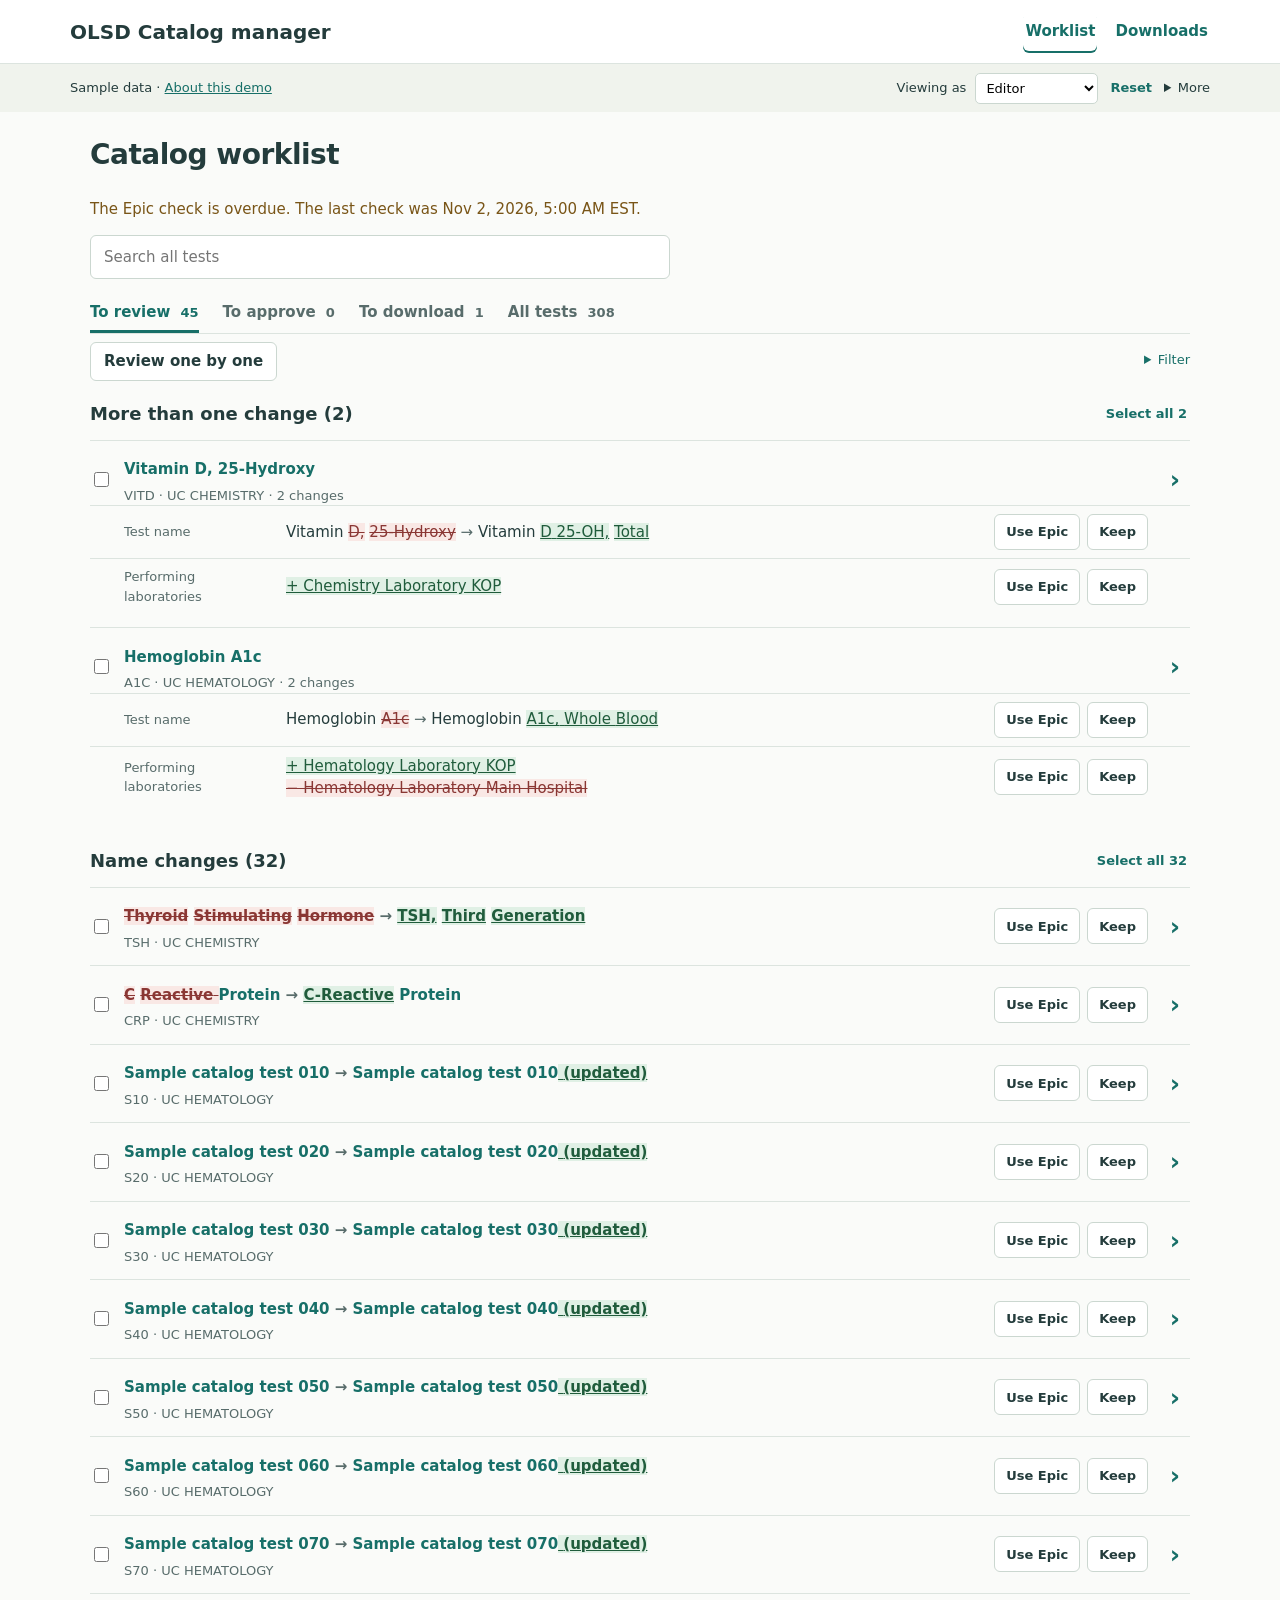
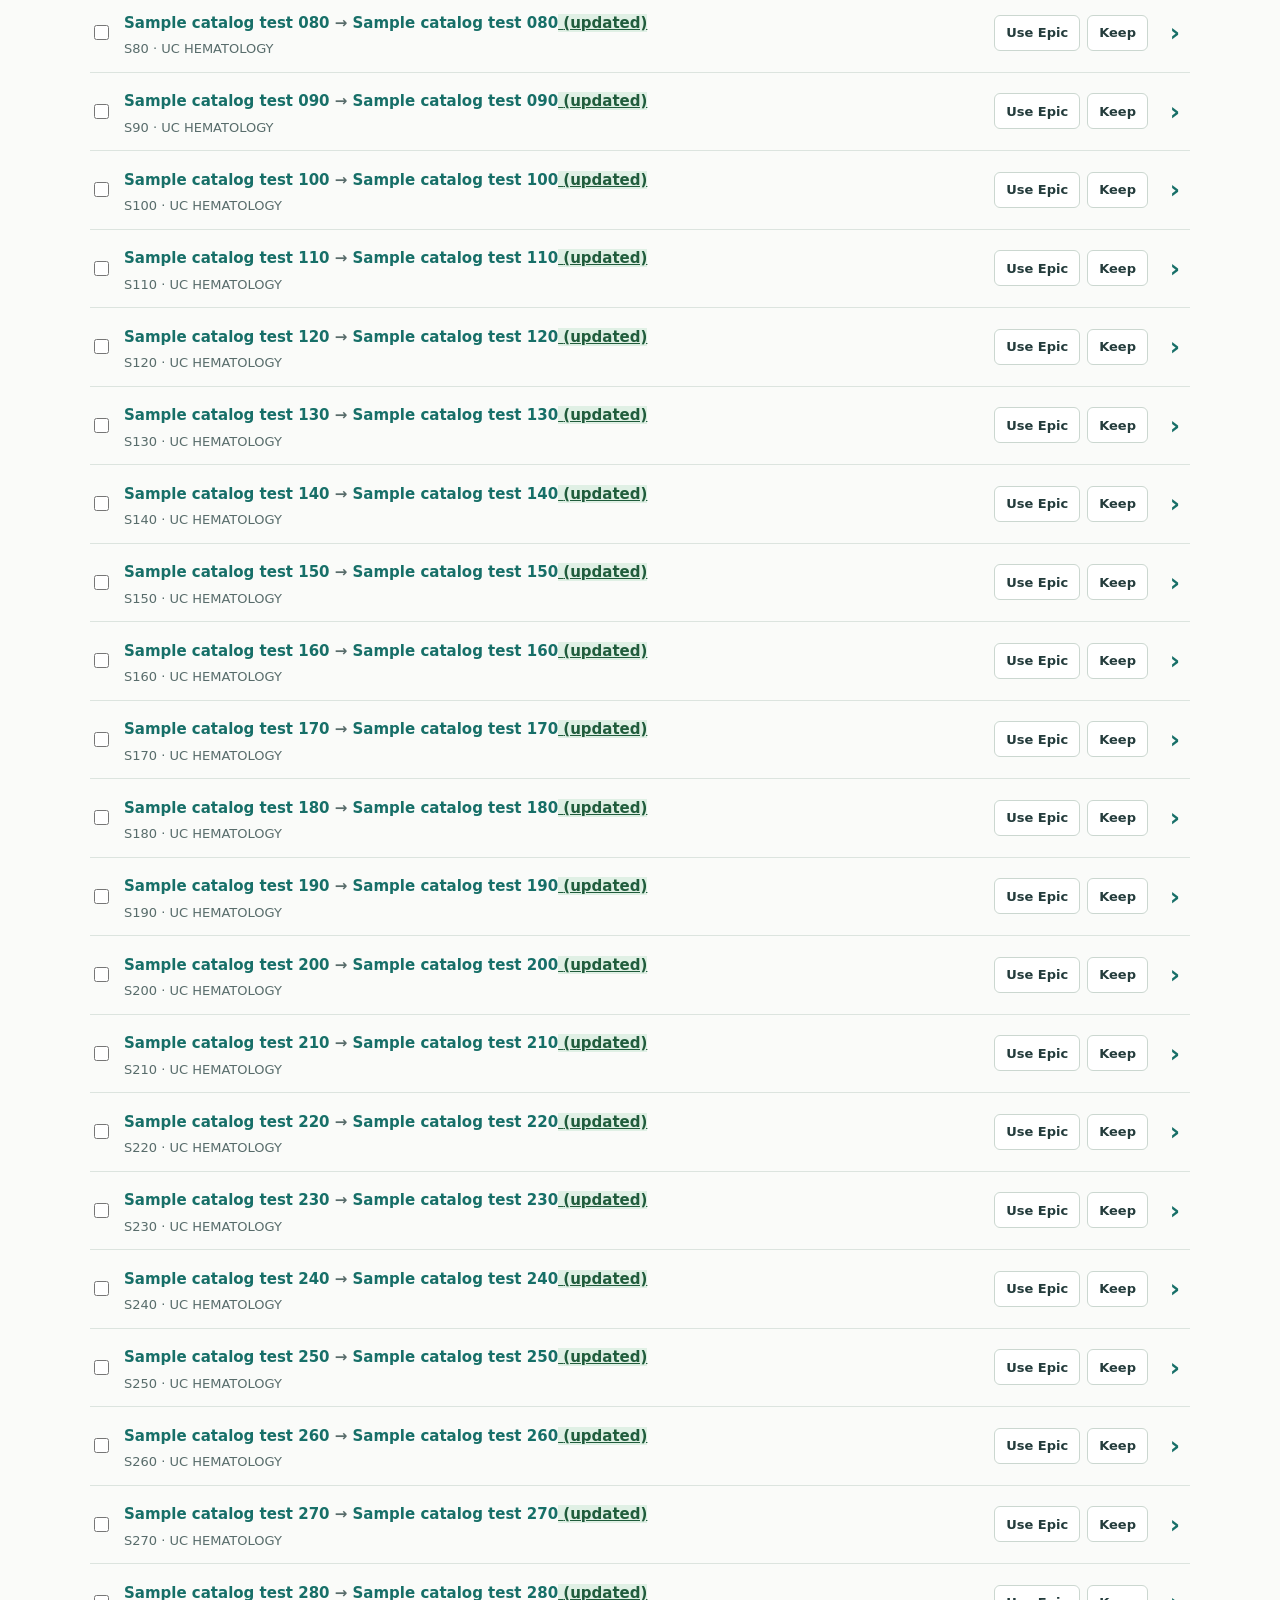
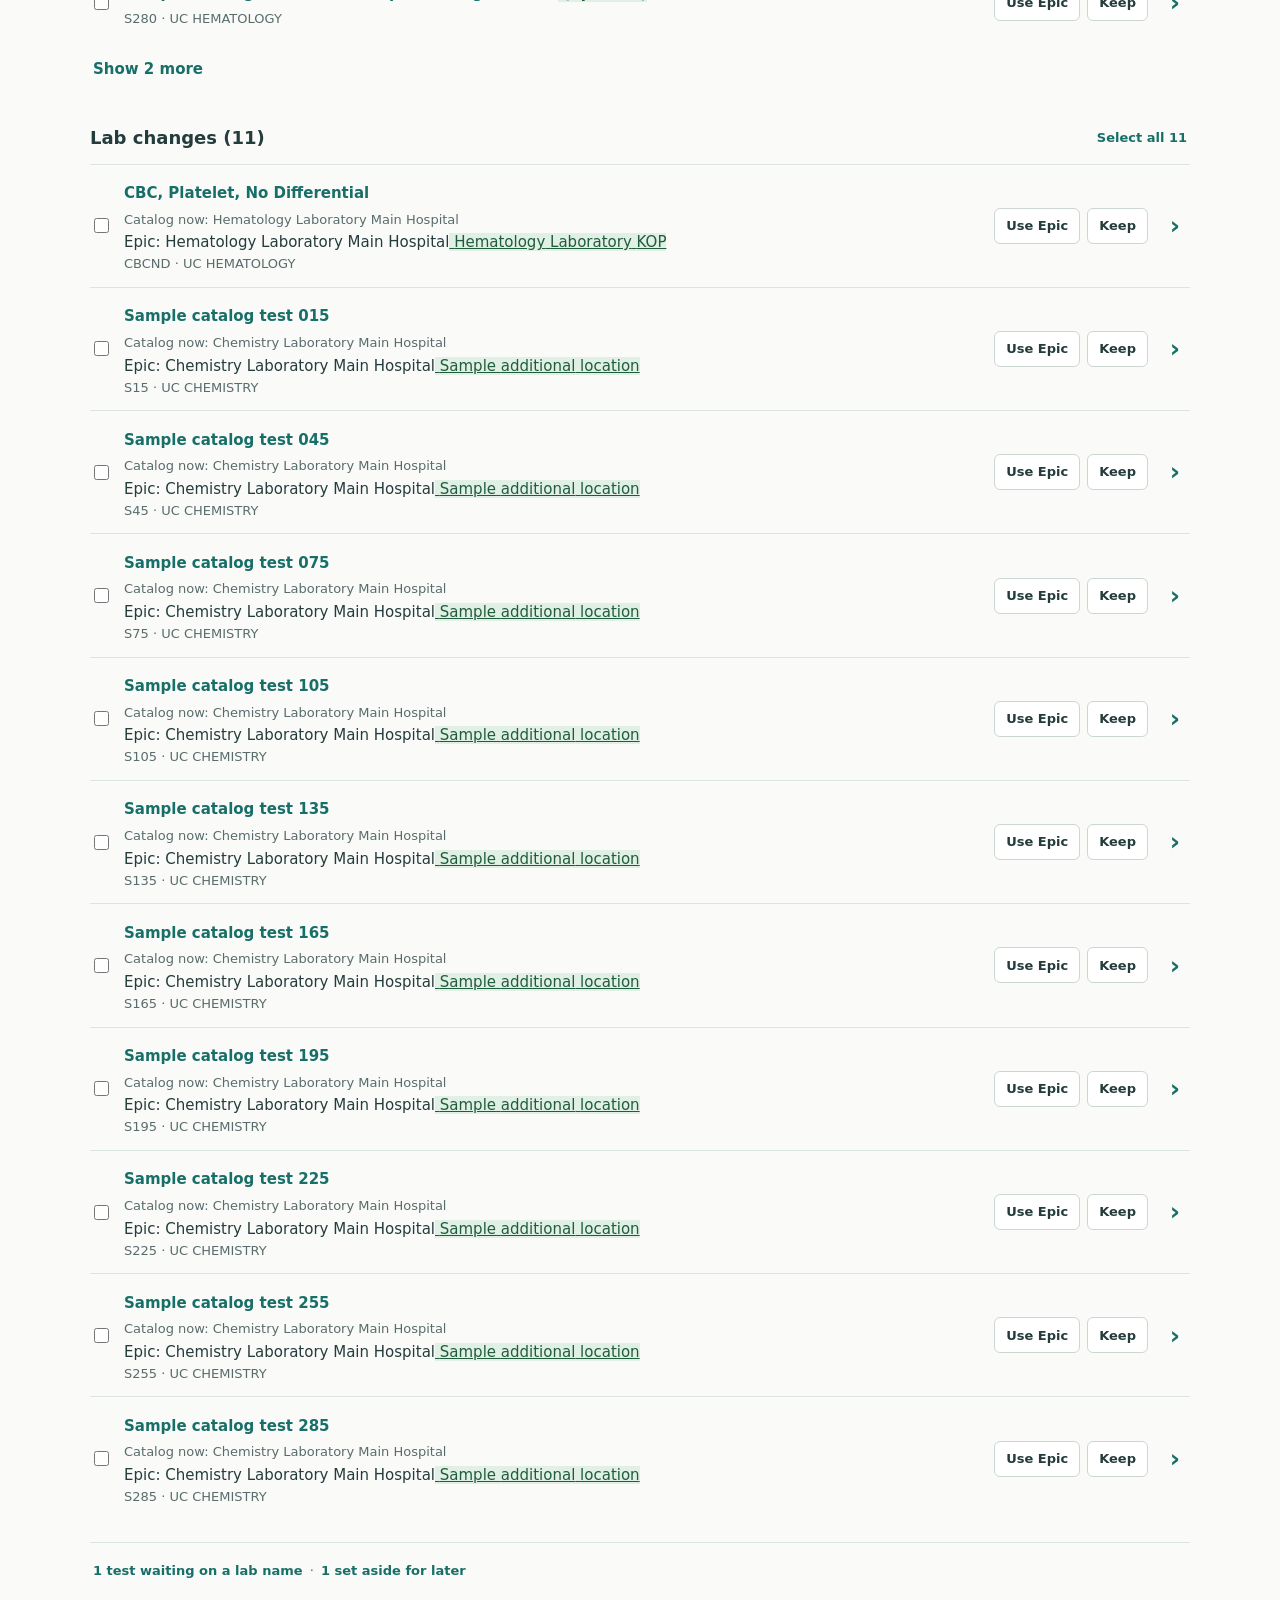
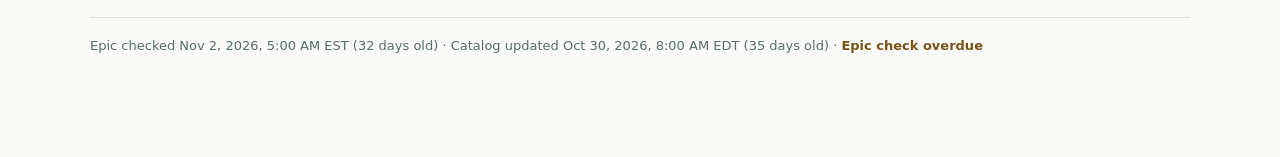
<file: index.html>
<!doctype html>
<html lang="en"><head><meta charset="utf-8"><meta name="viewport" content="width=device-width,initial-scale=1"><meta name="robots" content="noindex"><title>OLSD Catalog manager</title><style>
:root{--ink:#243c3c;--muted:#586c6b;--accent:#176f68;--line:#dce4df;--paper:#fafbf9;--amber:#795517;--amber-bg:#fff4da}*{box-sizing:border-box}body{margin:0;background:var(--paper);color:var(--ink);font:15px/1.5 system-ui,-apple-system,BlinkMacSystemFont,"Segoe UI",sans-serif}button,input,select,textarea{font:inherit}button,a,input,select,textarea,summary{outline-offset:3px}button{min-height:36px;padding:7px 13px;border:1px solid #cbd7d0;border-radius:6px;background:white;color:var(--ink);cursor:pointer;font-weight:600}button:hover{background:#f0f5f1}button:focus-visible,summary:focus-visible,input:focus-visible,textarea:focus-visible,select:focus-visible{outline:2px solid var(--accent)}button.primary{background:var(--accent);color:white;border-color:var(--accent)}button.link,.nav-link,.entry-title,.open-entry{background:transparent;border:none;color:var(--accent)}button.link{padding:5px 3px;font-weight:550}.primary:hover{filter:brightness(.94)}a{color:var(--accent)}h1{font-size:28px;line-height:1.25;margin:0 0 8px;letter-spacing:-.5px}h2{font-size:20px;margin:0 0 14px;line-height:1.4}h3{font-size:16px;margin:0 0 8px}h4{font-size:15px;margin:12px 0 5px}p{margin:0 0 12px}small,.muted,.dates{font-size:13px;color:var(--muted)}small{display:block}.topbar{height:64px;background:white;border-bottom:1px solid var(--line);display:flex;align-items:center;justify-content:space-between;padding:0 max(24px,calc((100vw - 1140px)/2))}.brand{color:var(--ink);text-decoration:none;font-size:20px;font-weight:750;white-space:nowrap}.main-nav{display:flex;gap:16px;align-items:center}.nav-link{font-size:15px;padding:8px 2px;min-height:36px;white-space:nowrap}.nav-link.active{box-shadow:0 2px var(--accent);font-weight:750}.sample-strip{display:flex;align-items:center;justify-content:space-between;gap:14px;padding:6px max(24px,calc((100vw - 1140px)/2));background:#f0f3ed;font-size:13px;min-height:44px}.demo-controls{display:flex;gap:9px;align-items:center;flex-wrap:wrap}.sample-strip button,.sample-strip label,.sample-strip select,.sample-strip summary{font-size:13px}.sample-strip select{background:white;border:1px solid #cbd7d0;border-radius:5px;padding:6px}.demo-more{position:relative}.demo-more>div{position:absolute;right:0;top:33px;z-index:5;background:white;border:1px solid var(--line);padding:12px;border-radius:6px;min-width:200px;box-shadow:0 6px 20px #1232}.demo-more button{display:block;width:100%;margin:6px 0}.content{max-width:1140px;margin:0 auto;padding:25px 20px 100px}.page-heading{display:flex;align-items:center;justify-content:space-between;gap:20px;margin-bottom:18px}.page-heading p{margin:0}.search-label{display:block;margin-bottom:12px;max-width:580px}.search-label input{width:100%;height:44px;padding:10px 13px;border:1px solid #cbd7d0;border-radius:6px;background:white}.tabs{display:flex;gap:24px;border-bottom:1px solid var(--line);padding-bottom:0;overflow:auto}.tab{padding:10px 0;border:none;border-radius:0;background:none;white-space:nowrap;font-weight:550;color:var(--muted)}.tab.active{color:var(--accent);box-shadow:inset 0 -3px var(--accent);font-weight:750}.tab span{font-size:13px;margin-left:5px}.list-controls{display:flex;align-items:center;justify-content:space-between;gap:20px;min-height:36px;margin:8px 0}.list-controls>div{display:flex;gap:18px;align-items:center}.filter{position:relative;font-size:13px}.filter>summary{cursor:pointer;color:var(--accent);min-height:36px;padding-top:7px}.filter[open]{padding:8px;background:white;border:1px solid var(--line);border-radius:6px}.filter label{display:block;font-size:13px}.filter select,.all-filter-label select{padding:7px;border:1px solid var(--line);border-radius:4px;background:white}.all-filter-label{font-size:13px}.list-section{margin:15px 0 22px}.section-heading{display:flex;align-items:center;justify-content:space-between;gap:18px;margin-bottom:8px}.section-heading h2{font-size:18px;margin:0}.section-heading button.link{font-size:13px}.change-row{display:grid;grid-template-columns:22px minmax(0,1fr) auto 30px;gap:12px;align-items:center;padding:13px 0;border-top:1px solid var(--line)}.row-select{display:flex;align-items:center;min-height:36px}input[type=checkbox]{width:17px;height:17px;accent-color:var(--accent);cursor:pointer}.entry-title{font-size:15px;font-weight:700;padding:2px 0;text-align:left;line-height:1.4;min-height:32px}.change-content .entry-title{font-weight:650}.inline-change{line-height:1.6;overflow-wrap:anywhere}.inline-choices{display:flex;gap:7px}.choice-small{font-size:13px;padding:7px 11px}.selected{border-color:var(--accent)!important;background:#edf6f3!important;color:var(--accent)!important;box-shadow:inset 0 0 0 1px var(--accent)}.open-entry{font-size:25px;padding:0;min-width:30px}.arrow{color:var(--muted)}.status{font-size:13px;color:var(--muted);display:inline-block}.status.waiting{background:var(--amber-bg);color:var(--amber);padding:3px 7px;border-radius:4px}.catalog-row{display:grid;grid-template-columns:minmax(0,1fr) auto 30px;align-items:center;gap:16px;border-top:1px solid var(--line);padding:15px 0}.quiet-line{font-size:13px;color:var(--muted);border-top:1px solid var(--line);padding-top:10px}.quiet-line button{font-size:13px}.save-bar{position:sticky;bottom:12px;z-index:4;display:flex;justify-content:space-between;align-items:center;gap:20px;background:white;border:1px solid #d4dbd4;border-radius:8px;padding:14px 18px;margin-top:22px;box-shadow:0 4px 25px #193c3d14}.save-actions{display:flex;align-items:center;gap:8px;flex-wrap:wrap}.save-bar strong{font-size:15px}.save-result{padding:8px 0 16px;font-size:15px;display:flex;align-items:center;gap:9px;flex-wrap:wrap}.dates{border-top:1px solid var(--line);padding-top:18px;margin-top:28px;line-height:1.6}.overdue-note{color:var(--amber);margin:0 0 14px}.dates strong{color:var(--amber);font-weight:650}.approval-row{padding:22px 0;border-top:1px solid var(--line)}.old-new{display:grid;grid-template-columns:1fr 1fr;gap:24px;margin-top:8px}.old-new>div{min-width:0}.old-new small{margin-bottom:5px}.value{white-space:pre-wrap;overflow-wrap:anywhere;line-height:1.65}.saved-change{margin:16px 0 20px}.saved-change h3{font-size:15px}.approval-pick{display:flex;gap:8px;align-items:center;min-height:36px}.row-actions{display:flex;flex-wrap:wrap;align-items:center;gap:18px;margin-top:15px}.context-note{color:var(--muted);font-size:15px;margin:15px 0 22px}.empty{padding:35px 0;color:var(--muted)}.load-more{margin:10px 0}.test-nav{display:flex;justify-content:space-between;align-items:center;margin-bottom:20px}.test-nav>div{display:flex;align-items:center;gap:12px;font-size:13px;color:var(--muted)}.question{max-width:780px;margin:28px 0}.question h2{font-size:22px;line-height:1.45;margin-bottom:18px}.answer-card{display:block;width:100%;text-align:left;margin:12px 0;padding:20px 22px;background:white;border:1px solid #cdd9d1;border-radius:8px;font-weight:400;min-height:88px}.answer-card strong{font-size:17px;display:block;margin-bottom:10px;font-weight:650}.shortcut{float:right;font-size:13px;color:var(--muted);font-weight:400}.question-options{display:flex;gap:20px;flex-wrap:wrap;margin-top:10px}.question-options .link{font-size:15px}.catalog-entry{margin-top:30px;max-width:900px}.entry-field{padding:18px 0;border-top:1px solid var(--line)}.entry-field .section-heading{margin:0 0 6px}.entry-field h3{font-size:15px;margin:0}.entry-field button.link{font-size:15px}.entry-field .value{color:#344b48}.edit-label{display:block;font-size:15px;margin:14px 0}.edit-label input,.edit-label textarea{display:block;width:100%;font:inherit;line-height:1.6;border:1px solid #bacdc1;border-radius:6px;background:white;padding:12px;margin-top:8px;color:var(--ink)}textarea{min-height:100px;resize:vertical}.saved-review{margin:24px 0;max-width:900px}.saved-review h2{font-size:20px}.history{margin-top:26px;border-top:1px solid var(--line);padding:18px 0}.history summary{font-size:15px;cursor:pointer;color:var(--accent)}.history article{padding:15px 0;border-top:1px solid var(--line);font-size:13px}.history p{margin:6px 0}.previous-choice{font-size:13px;padding-left:14px;border-left:3px solid var(--line);margin:16px 0}.blocker{padding:20px 0;margin:16px 0;border-top:3px solid #bd9448;max-width:800px}.blocker h2{color:var(--amber)}.blocker p{max-width:750px}.row{display:flex;gap:15px;align-items:center;flex-wrap:wrap}.import-next{border-top:3px solid var(--accent);padding:20px 0;margin:18px 0 28px}.import-next h2{font-size:21px}.sample-warning{font-size:13px;color:var(--muted)}.download-record{padding:22px 0;border-top:1px solid var(--line)}.download-record h2{font-size:17px;overflow-wrap:anywhere}.download-record details{margin-top:12px}.download-record summary{cursor:pointer;color:var(--accent)}.mapping-form{max-width:650px;padding:20px 0}.mapping-form>label{display:block;margin-bottom:20px}.mapping-form input,.mapping-form select{display:block;width:100%;font:inherit;padding:10px;border:1px solid var(--line);border-radius:6px;margin-top:6px}.mapping-list{border-top:1px solid var(--line);padding-top:20px}.category-edit details{margin:12px 0}.category-edit summary{cursor:pointer;color:var(--accent)}.category-edit label{display:block;padding:7px 0}.category-edit input{margin-right:9px}ins{color:#205c3c;background:#e0f0e5;text-decoration:underline}del{color:#8a3734;background:#f9e8e5;text-decoration:line-through}.modal-backdrop{position:fixed;inset:0;background:#1c33366b;z-index:20;display:grid;place-items:center;padding:22px}.modal{background:var(--paper);padding:28px;border-radius:9px;max-width:850px;width:100%;max-height:88vh;overflow:auto;box-shadow:0 12px 70px #1233}.modal h2{font-size:24px}.modal h3{margin-top:20px}.modal section{border-top:1px solid var(--line);padding:14px 0}.modal-actions{display:flex;justify-content:flex-end;gap:12px;margin-top:22px}.toast{position:fixed;top:115px;right:24px;z-index:30;background:#243c3c;color:white;padding:13px 18px;border-radius:6px;max-width:480px;font-size:15px;box-shadow:0 5px 20px #1232}.sr-only{position:absolute;width:1px;height:1px;padding:0;margin:-1px;overflow:hidden;clip:rect(0,0,0,0);white-space:nowrap;border:0}#storage-warning{padding:0 20px;font-size:13px;color:var(--amber)}h1:focus{outline:none}
@media(max-width:700px){button,button.link,.nav-link,.entry-title,summary,.row-select,.approval-pick{min-height:44px}.topbar{height:auto;min-height:60px;align-items:flex-start;padding:14px 16px;gap:12px;flex-direction:column}.brand{color:var(--ink);text-decoration:none;font-size:19px}.main-nav{gap:18px;width:100%;overflow:auto}.nav-link{padding:5px 0}.sample-strip{padding:7px 16px;align-items:flex-start;font-size:13px;gap:8px;flex-wrap:wrap}.sample-strip .demo-controls{gap:5px}.demo-more>div{right:auto;left:-100px}.content{padding:22px 16px 90px}.page-heading{align-items:flex-start;flex-direction:column;gap:12px}h1{font-size:25px}.tabs{gap:20px}.tab{font-size:15px;min-height:44px}.change-row{grid-template-columns:22px minmax(0,1fr) 28px;gap:8px;padding:12px 0}.change-content{grid-column:2;grid-row:1}.row-select{grid-column:1;grid-row:1}.open-entry{grid-column:3;grid-row:1}.inline-choices{grid-column:2 / 4;grid-row:2}.inline-choices button{min-width:100px;min-height:44px}.catalog-row{grid-template-columns:minmax(0,1fr) 28px;gap:8px}.catalog-row>div:nth-child(2){grid-column:1}.catalog-row>.open-entry{grid-column:2;grid-row:1}.save-bar{bottom:8px;align-items:stretch;gap:8px;padding:12px;flex-direction:column}.save-bar .primary{width:100%}.answer-card{padding:17px}.answer-card strong{font-size:17px}.question h2{font-size:21px}.question-options{gap:14px}.old-new{grid-template-columns:1fr;gap:14px}.saved-change{padding:12px 0;border-top:1px solid var(--line)}.list-controls{align-items:flex-start;gap:10px}.list-controls>div{flex-wrap:wrap;gap:8px}.filter select{max-width:100%}.all-filter-label{max-width:180px}.toast{top:150px;left:16px;right:16px;max-width:none}.test-nav{gap:8px;align-items:flex-start}.test-nav>div{gap:7px;white-space:nowrap}.modal{padding:20px}.modal-backdrop{padding:12px}.modal-actions{flex-wrap:wrap}.section-heading{gap:10px}.download-record .section-heading{flex-wrap:wrap}}
.test-row{border-top:1px solid var(--line);padding:13px 0}.test-row-head{display:grid;grid-template-columns:22px minmax(0,1fr) 30px;gap:12px;align-items:center}.test-row-head small{display:block}.change-line{display:grid;grid-template-columns:150px minmax(0,1fr) auto;gap:12px;align-items:center;padding:8px 42px 8px 34px;border-top:1px solid var(--line)}.change-line:first-of-type{margin-top:6px}.line-label{font-size:13px;color:var(--muted,#586c6b)}.line-value{line-height:1.5;overflow-wrap:anywhere}.question-count{margin:0 0 12px;font-size:15px}.question+.question{margin-top:26px;padding-top:22px;border-top:1px solid var(--line)}.defer-rest{margin-top:14px}@media(max-width:700px){.change-line{grid-template-columns:minmax(0,1fr);gap:6px;padding-left:30px;padding-right:0}.change-line>*{grid-column:1;grid-row:auto}.test-row-head{grid-template-columns:22px minmax(0,1fr) 28px;gap:8px}}
.saved-choices,.set-aside{border-top:1px solid var(--line);margin-top:24px;padding-top:16px}.saved-choices article,.set-aside article{padding:12px 0;border-bottom:1px solid var(--line)}.saved-wording{display:block;font-weight:600}.approval-warning{padding:12px;background:var(--amber-bg);border-left:4px solid var(--amber)}.walk-result{padding:14px;background:#edf4ef;margin:16px 0}.save-secondary{display:flex;gap:8px;align-items:center;flex-wrap:wrap}.save-more-toggle{display:none}.filter-count{color:var(--muted)}
@media(max-width:700px){.save-bar{display:block;padding:10px 12px;position:fixed;bottom:10px;left:12px;right:12px;width:auto;max-width:none}.bar-context{font-size:13px;margin-bottom:6px}.save-bar .save-actions{display:flex;flex-wrap:nowrap;gap:8px}.save-bar .save-actions>.primary{flex:1}.save-more-toggle{display:block}.save-secondary{display:none}.more-open .save-secondary{display:flex;flex-direction:column;align-items:stretch;position:absolute;bottom:calc(100% + 8px);right:0;max-height:55vh;overflow:auto;padding:12px;background:white;border:1px solid var(--line);box-shadow:0 4px 18px #243c3c22;min-width:190px}.save-bar .save-secondary button{min-height:44px}.selection-bar{overflow:visible}.catalog-entry,.saved-choices,.set-aside{overflow-wrap:anywhere}}

.download-warning,.outdated-file{background:var(--amber-bg);border-left:4px solid var(--amber);padding:12px 16px;margin:16px 0;overflow-wrap:anywhere}.download-record h2,.import-next{overflow-wrap:anywhere}.earlier-note,.approval-waiting{padding:10px 12px;background:#edf4ef}.confirmation-date{font-size:21px}
</style></head><body><noscript>This demo needs JavaScript. Read the <a href="review.html">short task list</a>.</noscript><header class="topbar"><a id="brand-home" class="brand" href="#/worklist?tab=review" data-home>OLSD Catalog manager</a><nav id="main-nav" class="main-nav" aria-label="Main navigation"></nav></header><div class="sample-strip"><span>Sample data · <a href="review.html">About this demo</a></span><div class="demo-controls"><label for="role">Viewing as</label><select id="role"><option value="editor">Editor</option><option value="admin">Administrator</option></select><button class="link" data-action="reset">Reset</button><details class="demo-more"><summary>More</summary><div><button class="link" data-action="check-epic">Check Epic (demo)</button></div></details></div></div><div id="storage-warning"></div><main id="content" class="content"></main><div id="modal-root"></div><div id="toast" role="status" aria-live="polite"></div><script>
'use strict';
const KEY='olsd-workflow-prototype-v7-test-by-test-20261103';
const VERSION=6;
const FIELDS=[{key:'name',label:'Test name',origin:'Epic display name',required:true},{key:'conditions',label:'Unacceptable conditions',origin:'Catalog-authored text'},{key:'labs',label:'Performing laboratories',origin:'Epic lab sections, translated by the lab mapping'},{key:'categories',label:'Search categories',origin:'Lab mapping and your additional categories'}];
const CATEGORIES=['Hematology Laboratory','Chemistry Laboratory','* Emergency Test List'];
const e=x=>String(x??'').replace(/[&<>"']/g,c=>({'&':'&amp;','<':'&lt;','>':'&gt;','"':'&quot;',"'":'&#39;'}[c]));
const clone=x=>JSON.parse(JSON.stringify(x));
const stamp=()=>new Date().toISOString();
const fmt=x=>x?new Date(x).toLocaleString('en-US',{year:'numeric',month:'short',day:'numeric',hour:'numeric',minute:'2-digit',timeZone:'America/New_York',timeZoneName:'short'}):'Not recorded';
const age=x=>{const h=Math.max(0,Math.floor((Date.now()-new Date(x))/3600000));return h<1?'less than 1 hour old':h<24?`${h} hours old`:`${Math.floor(h/24)} ${Math.floor(h/24)===1?'day':'days'} old`;};
const label=k=>FIELDS.find(f=>f.key===k)?.label||k;
const choiceLabel=c=>({epic:'Use Epic',olsd:'Keep what is in the OLSD',custom:'Write my own',defer:'Decide later'}[c]||'No decision');
const values=(name,conditions,labs,categories)=>({name,conditions,labs,categories});
function equal(a,b,k){if(a==null||b==null)return a===b;const clean=v=>String(v).replace(/\r\n?/g,'\n');if(k==='categories'){const norm=v=>[...new Set(clean(v).split(';').map(x=>x.trim()).filter(Boolean))].sort();return JSON.stringify(norm(a))===JSON.stringify(norm(b));}return clean(a)===clean(b);}
function included(t){return FIELDS.map(f=>f.key).filter(k=>t.include.includes(k));}
function outputSig(t){return JSON.stringify({values:included(t).map(k=>[k,t.proposed[k]]),vendor:t.vendor});}
function sourceBasis(t){return {olsd:clone(t.olsd),epic:clone(t.epic),olsdDate:state?.olsdDate||'2026-10-30T12:00:00Z',epicDate:state?.epicDate||'2026-11-02T10:00:00Z'};}
function initial(){
 const dates={olsdDate:'2026-10-30T12:00:00Z',epicDate:'2026-11-02T10:00:00Z'};
 const specs=[
 ['785258','CBCND','CBC, Platelet, No Differential','UC HEMATOLOGY',values('CBC, Platelet, No Differential','Illustrative: reject clotted or insufficient specimens.','Hematology Laboratory Main Hospital','Hematology Laboratory'),values('CBC, Platelet, No Differential',null,'Hematology Laboratory Main Hospital\nHematology Laboratory KOP','Hematology Laboratory'),'labs'],
 ['786513','BMP','Basic Metabolic Panel','KH CHEMISTRY',values('Basic Metabolic Panel','Illustrative catalog rejection text.','Chemistry Laboratory','Chemistry Laboratory;* Emergency Test List'),values('Basic Metabolic Panel',null,null,'Chemistry Laboratory'),'labs'],
 ['demo-tsh','TSH','Thyroid Stimulating Hormone','UC CHEMISTRY',values('Thyroid Stimulating Hormone','Illustrative catalog rejection text.','Chemistry Laboratory Main Hospital','Chemistry Laboratory'),values('TSH, Third Generation',null,'Chemistry Laboratory Main Hospital','Chemistry Laboratory'),'name'],
 ['demo-crp','CRP','C-Reactive Protein','UC CHEMISTRY',values('C Reactive Protein','Illustrative: specimen quality reviewed by laboratory.','Chemistry Laboratory Main Hospital','Chemistry Laboratory'),values('C-Reactive Protein',null,'Chemistry Laboratory Main Hospital','Chemistry Laboratory'),'name'],
 ['785260','CBCDI','CBC with Differential','UC HEMATOLOGY',values('CBC with Differential','Illustrative catalog rejection text.','Hematology Laboratory Main Hospital','Hematology Laboratory'),values('CBC with Differential',null,'Hematology Laboratory Main Hospital','Hematology Laboratory'),'conditions'],
 ['demo-ferritin','FERR','Ferritin','UC CHEMISTRY',values('Ferritin','Illustrative rejection criteria.','Chemistry Laboratory Main Hospital','Chemistry Laboratory'),values('Ferritin, Serum',null,'Chemistry Laboratory Main Hospital','Chemistry Laboratory'),'name']];
 function make(s,i){const [id,number,title,section,olsd,epic,focus]=s;const t={id,number,title,section,olsd,epic,proposed:clone(olsd),include:[...new Set(['name',focus])],pending:{},decisions:{},previousDecisions:{},history:[],approval:null,draft:false,savedAt:null,blocked:i===1,requests:[],basis:{olsd:clone(olsd),epic:clone(epic),...dates},vendor:{testManagedBy:'Client',useArupTestName:'No',arupTestNumber:''}};
 if(i!==4)t.pending[focus]={source:'Epic',before:olsd[focus],after:epic[focus],at:dates.epicDate};
 if(i===0)t.proposed.labs=epic.labs;
 if(i===3){t.proposed.name=epic.name;t.draft=true;t.savedAt=dates.epicDate;}
 if(i===4){t.proposed.conditions='Illustrative edited wording: reject clotted or insufficient specimens.';t.decisions.conditions={choice:'custom',note:'Laboratory-approved sample wording',at:dates.epicDate,epic:null,olsd:olsd.conditions};t.approval={signature:outputSig(t),basis:clone(t.basis),at:dates.epicDate,by:'Demo editor',decisions:clone(t.decisions),outdated:false};}
 if(i===5)t.decisions.name={choice:'defer',note:'Waiting for laboratory guidance',at:dates.epicDate,epic:epic.name,olsd:olsd.name};
 return t;}
 const tests=specs.map(make);
 for(const [offset,s] of [['demo-vitd','VITD','Vitamin D, 25-Hydroxy','UC CHEMISTRY',values('Vitamin D, 25-Hydroxy','Illustrative catalog rejection text.','Chemistry Laboratory Main Hospital','Chemistry Laboratory'),values('Vitamin D 25-OH, Total',null,'Chemistry Laboratory Main Hospital\nChemistry Laboratory KOP','Chemistry Laboratory'),'name'],['demo-a1c','A1C','Hemoglobin A1c','UC HEMATOLOGY',values('Hemoglobin A1c','Illustrative catalog rejection text.','Hematology Laboratory Main Hospital','Hematology Laboratory'),values('Hemoglobin A1c, Whole Blood',null,'Hematology Laboratory KOP','Hematology Laboratory'),'name']].entries()){const t=make(s,10+offset);t.pending.labs={source:'Epic',before:t.olsd.labs,after:t.epic.labs,at:dates.epicDate};tests.push(t);}
 for(let i=1;i<=300;i++){const title=`Sample catalog test ${String(i).padStart(3,'0')}`,section=i%2?'UC CHEMISTRY':'UC HEMATOLOGY',cat=i%2?'Chemistry Laboratory':'Hematology Laboratory',lab=i%2?'Chemistry Laboratory Main Hospital':'Hematology Laboratory Main Hospital';const t=make([`sample-${i}`,`S${i}`,title,section,values(title,'Sample catalog text.',lab,cat),values(title,null,lab,cat),'name'],20+i);t.pending={};if(i%10===0){t.epic.name=title+' (updated)';t.pending.name={source:'Epic',before:title,after:t.epic.name,at:dates.epicDate};}else if(i%15===0){t.epic.labs=lab+'\nSample additional location';t.proposed.labs=t.epic.labs;t.include.push('labs');t.pending.labs={source:'Epic',before:lab,after:t.epic.labs,at:dates.epicDate};}tests.push(t);}
 return {version:VERSION,lastCheckSummary:{name:tests.filter(t=>t.pending.name).length,labs:tests.filter(t=>t.pending.labs&&!t.blocked).length},tests,exports:[],role:'editor',mapping:{section:'KH CHEMISTRY',name:'',category:'Chemistry Laboratory'},...dates};
}
let state=null;try{state=JSON.parse(localStorage.getItem(KEY)||'null');}catch{}
if(!state||state.version!==VERSION)state=initial();
let memoryOnly=false,working=null,original=null,dirty=false,view='worklist',currentHash='',downloadPlan=null,mappingReturn=null;
const staged=new Map();
const ui={tab:'review',query:'',lab:'all',allFilter:'all',limit:30,selected:new Set(),approvalSelection:new Set(),downloadSelection:new Set(),edits:new Set(),details:new Set(),notes:new Set(),justApproved:[],saveResult:null,undo:null,downloaded:[],queue:[],question:null,queueMode:'review',reopened:new Set(),walk:null,walkResult:null,more:false,earlierNotes:new Map(),noteEdits:new Set(),exportWarnings:new Set(),carried:null};
function persist(){try{localStorage.setItem(KEY,JSON.stringify(state));}catch{memoryOnly=true;document.getElementById('storage-warning').innerHTML='<div class="notice">Browser storage is unavailable. Changes last for this session only.</div>';}}
function actor(){return state.role==='admin'?'Demo administrator':'Demo editor';}
const byId=id=>state.tests.find(t=>t.id===id);
function pendingKeys(t){return FIELDS.map(f=>f.key).filter(k=>t.pending[k]);}
function deferred(t){return pendingKeys(t).some(k=>t.decisions[k]?.choice==='defer');}
function changedKeys(t){return included(t).filter(k=>!equal(t.proposed[k],t.olsd[k],k));}
function retained(t){return FIELDS.some(f=>['olsd','custom'].includes(t.decisions[f.key]?.choice)&&!t.pending[f.key]&&t.epic[f.key]!=null&&!equal(t.proposed[f.key],t.epic[f.key],f.key));}
function approved(t){return !!t.approval&&!t.approval.outdated&&t.approval.signature===outputSig(t)&&!t.blocked&&!pendingKeys(t).length;}
const DOWNLOADED_WARNING="You already downloaded a file for this test. It's out of date, so don't import it. If it was already imported, a later catalog check will return this test to review.";
function fileConfirmation(x,id){if(!x)return null;if(x.confirmations?.[id])return x.confirmations[id];const row=x.check?.rows.find(r=>r.id===id&&r.matches&&!r.extras.length),invalid=x.invalidations?.find(v=>v.id===id);return row&&(!invalid||new Date(x.check.at)<new Date(invalid.at))?{at:x.check.at,details:clone(row.details)}:null;}
function activeInvalidations(x){return (x.invalidations||[]).filter(v=>v.kind!=='comparison'&&!fileConfirmation(x,v.id));}
function allFileConfirmed(x){return x.tests.every(t=>fileConfirmation(x,t.id));}
function unconfirmedDownloads(id){return priorDownloads(id).filter(x=>!fileConfirmation(x,id));}
function hydrateConfirmations(){for(const x of state.exports){x.confirmations??={};for(const row of x.tests){const observed=fileConfirmation(x,row.id);if(observed&&!x.confirmations[row.id])x.confirmations[row.id]=clone(observed);}}}
function markFileRowOutdated(x,id,reason,historyTarget=null){if(fileConfirmation(x,id))return;x.invalidations??=[];if(!x.invalidations.some(v=>v.id===id)){x.invalidations.push({id,at:stamp(),reason,kind:'retirement'});ui.exportWarnings.add(id);const t=historyTarget?.id===id?historyTarget:byId(id);if(t)event(t,'Earlier download marked out of date',{file:x.fileName,reason});}}
function fileOutdated(x){return activeInvalidations(x).length>0;}
function priorDownloads(id){return state.exports.filter(x=>x.tests.some(t=>t.id===id));}
function invalidateExports(id,reason,historyTarget=null){for(const x of priorDownloads(id)){if(fileConfirmation(x,id)){for(const row of x.tests)if(!fileConfirmation(x,row.id))markFileRowOutdated(x,row.id,'This file also contains an earlier confirmed version of '+(byId(id)?.title||id)+'. Create a clean file for the remaining tests.',historyTarget);}else markFileRowOutdated(x,id,reason,historyTarget);}}
function recoverDeferredChoices(){for(const t of state.tests){let recovered=false;for(const k of FIELDS.map(f=>f.key)){if(t.decisions[k]?.choice!=='defer')continue;const epic=hasEpicChange(t,k),different=!equal(t.proposed[k],t.olsd[k],k);if(!t.pending[k]&&(epic||different)){t.pending[k]={source:epic?'Epic':'Catalog',before:t.olsd[k],after:epic?t.epic[k]:t.proposed[k],at:t.decisions[k].at||state.epicDate,previous:null};recovered=true;}if(epic&&different){t.proposed[k]=t.olsd[k];recovered=true;}}if(recovered){if(t.approval)t.approval.outdated=true;syncInclude(t);t.draft=changedKeys(t).length>0||activeKeys(t).length>0;event(t,'Recovered saved Decide later choices',{reason:'Restored the pending review state saved by an earlier prototype version.'});}}}
function comparisonBasisMatches(t,row){return !!t?.approval&&t.approval.signature===outputSig(t)&&outputSig(t)===outputSig(row)&&!t.blocked&&FIELDS.every(f=>equal(t.epic[f.key],row.epic[f.key],f.key))&&pendingKeys(t).every(k=>t.pending[k].source==='OLSD'||t.pending[k].comparison);}
function normalizeComparisonHistory(){for(const x of state.exports){for(const v of x.invalidations||[]){const t=byId(v.id),row=x.tests.find(r=>r.id===v.id);if(!v.kind&&x.check&&row&&pendingKeys(t||{pending:{}}).length&&comparisonBasisMatches(t,row)&&(v.reason==='OLSD changed after this file was downloaded.'||v.reason==='The saved update or approval no longer matches this file.')){v.kind='comparison';x.comparisonReviews??={};const observed=x.check.rows.find(r=>r.id===v.id);if(observed&&!observed.matches)x.comparisonReviews[v.id]={at:x.check.at,signature:outputSig(row)};}}}}
function expectedExportRows(){const plan=new Map();for(const t of state.tests){const x=[...state.exports].reverse().find(file=>(!fileOutdated(file)||fileConfirmation(file,t.id))&&file.tests.some(row=>row.id===t.id&&comparisonBasisMatches(t,row)));if(x){const row=x.tests.find(r=>r.id===t.id);plan.set(t.id,{fileId:x.id,row:clone(row),fields:clone(x.fields),signature:outputSig(t)});}}return plan;}
function compareExportRow(x,row,t){const details=[],extras=[];let matches=true;for(const k of x.fields){if(k==='categories'){const wanted=row.proposed[k].split(';').filter(Boolean),actual=t.olsd[k].split(';').filter(Boolean),missing=wanted.filter(v=>!actual.includes(v)),extra=actual.filter(v=>!wanted.includes(v));extras.push(...extra);if(missing.length){matches=false;details.push('Missing categories: '+missing.join(', '));}else details.push('Expected categories present');if(extra.length)details.push('Extra categories still present: '+extra.join(', '));}else{const same=equal(row.proposed[k],t.olsd[k],k);if(!same)matches=false;details.push(label(k)+': '+(same?'matches this file':'differs from this file'));}}return {id:row.id,name:row.title,matches,extras,details};}
function acceptExpectedRow(t,expected){for(const k of expected.fields){if(t.pending[k]?.source==='OLSD'||t.pending[k]?.comparison){if(equal(t.olsd[k],expected.row.proposed[k],k)){const previous=t.pending[k].previous;delete t.pending[k];if(previous||expected.row.decisions[k])t.decisions[k]=clone(previous||expected.row.decisions[k]);else delete t.decisions[k];}}}if(!pendingKeys(t).length&&t.approval?.signature===expected.signature&&outputSig(t)===expected.signature)t.approval.outdated=false;}
function noteComparisonDifference(t,expected,date){if(!expected)return;const x=state.exports.find(v=>v.id===expected.fileId);if(x){x.comparisonReviews??={};x.comparisonReviews[t.id]={at:date,signature:expected.signature};}}
function comparisonReviewRows(x){return x.tests.filter(row=>x.comparisonReviews?.[row.id]&&toReview(byId(row.id)));}
function restoreComparedMatches(){normalizeComparisonHistory();const plan=expectedExportRows();for(const [id,expected] of plan){const x=state.exports.find(v=>v.id===expected.fileId),t=byId(id);if(x.check&&compareExportRow(x,expected.row,t).matches){acceptExpectedRow(t,expected);if(x.comparisonReviews)delete x.comparisonReviews[id];}}}
function initializeExportStatus(){hydrateConfirmations();restoreComparedMatches();for(const x of state.exports){for(const row of x.tests){const t=byId(row.id);if(fileConfirmation(x,row.id)){if(t&&(!approved(t)||outputSig(t)!==outputSig(row))&&!x.comparisonReviews?.[row.id]&&!(pendingKeys(t).length&&comparisonBasisMatches(t,row)))for(const other of x.tests)if(!fileConfirmation(x,other.id))markFileRowOutdated(x,other.id,'This file contains a confirmed test that has since changed. Create a clean file for the unconfirmed tests.');continue;}if(x.comparisonReviews?.[row.id]&&comparisonBasisMatches(t,row))continue;if(!t||!approved(t)||outputSig(t)!==outputSig(row))markFileRowOutdated(x,row.id,'The saved update or approval no longer matches this file.');}}}
function downloadedWarning(t=null){const ids=t?[t.id]:[...ui.exportWarnings],affected=ids.filter(id=>unconfirmedDownloads(id).length&&(ui.exportWarnings.has(id)||(!currentExport(byId(id))&&unconfirmedDownloads(id).some(fileOutdated))));return affected.length?`<section class="download-warning" role="note"><p>${e(DOWNLOADED_WARNING)}</p>${affected.map(id=>`<p>${e(byId(id).title)} · ${unconfirmedDownloads(id).filter(x=>fileOutdated(x)||ui.exportWarnings.has(id)).map(x=>e(x.fileName)).join('; ')}</p>`).join('')}</section>`:'';}
function beforeDeferral(t,k){const saved=byId(t.id)||t;return t.decisions[k]?.deferredFrom||t.pending[k]?.deferredFrom||t.pending[k]?.previous?.deferredFrom||saved.decisions[k]?.deferredFrom||saved.pending[k]?.deferredFrom||saved.pending[k]?.previous?.deferredFrom||null;}
function storedWording(t,k){return beforeDeferral(t,k)?.value??t.proposed[k];}
function recoverDeferredWording(){for(const t of state.tests)for(const k of FIELDS.map(f=>f.key)){const d=t.decisions[k];if(d?.choice!=='defer'||d.deferredFrom)continue;const h=[...t.history].reverse().find(v=>v.field===k&&v.changes?.some(c=>c.label==='Choice'&&c.after===choiceLabel('defer'))),change=h?.changes.find(c=>c.label===label(k)),previous=t.pending[k]?.previous;if(h||previous?.choice&&previous.choice!=='defer'||!equal(t.proposed[k],t.olsd[k],k)){d.deferredFrom={value:change?.before??t.proposed[k],choice:previous?.choice||null,note:previous?.note||'',at:previous?.at||h?.at||d.at};if(t.pending[k])t.pending[k].deferredFrom=clone(d.deferredFrom);}}}
function hasEpicChange(t,k){return t.epic[k]!=null&&!equal(t.epic[k],t.olsd[k],k);}
function canDefer(t,k){return hasEpicChange(t,k);}
function earlierNote(t,k){return ui.earlierNotes.get(t.id+':'+k)||byId(t.id).pending[k]?.previous?.note||'';}
function noteEditor(t,k){const earlier=earlierNote(t,k),note=t.decisions[k]?.note||'';return ui.notes.has(t.id+':'+k)||note||earlier?`${earlier?`<p class="earlier-note">Earlier note: ${e(earlier)}</p>`:''}<label class="edit-label">Note (optional)<input id="note-${k}" data-note="${k}" value="${e(note)}"></label>`:'';}
function currentExport(t){return [...state.exports].reverse().find(x=>(!fileOutdated(x)||fileConfirmation(x,t.id))&&x.tests.some(v=>v.id===t.id&&outputSig(v)===outputSig(t)));}
function confirmed(t){const x=currentExport(t);return !!(x&&fileConfirmation(x,t.id))&&!t.approval?.outdated;}
function canApprove(t){return !t.blocked&&!pendingKeys(t).length&&changedKeys(t).length>0&&!approved(t)&&included(t).every(k=>String(t.proposed[k]??'').trim());}
function canExport(t){return approved(t)&&!(t===working&&dirty);}
function ready(t){return canExport(t)&&!currentExport(t);}
function waiting(t){if(t.blocked)return `Waiting on the ${t.section} lab mapping.`;const keys=pendingKeys(t);if(keys.length)return `Waiting for a decision: ${keys.map(label).join(', ')}.`;if(!changedKeys(t).length)return 'No OLSD values will change. No approval or export is needed.';if(approved(t))return currentExport(t)?'This approved update has already been exported.':'Approved and ready to export.';return 'Review the decided changes before approving.';}
function event(t,action,extra={}){t.history.push({at:stamp(),actor:actor(),action,...clone(extra)});}
function activeKeys(t){return deferred(t)?[]:pendingKeys(t);}
function needsReview(t){return !t.blocked&&activeKeys(t).length>0;}
function toReview(t){return needsReview(t)||(state.role==='admin'&&t.blocked);}
function matches(t,f){return f==='all'||f==='review'&&toReview(t)||f==='approve'&&canApprove(t)||f==='download'&&ready(t)||f==='kept'&&retained(t)||f==='later'&&deferred(t)||f==='downloaded'&&!!currentExport(t)&&!confirmed(t)||f==='done'&&confirmed(t)||f==='waiting'&&t.blocked;}
function display(t){return staged.get(t.id)||t;}
function statusLabel(t){if(staged.has(t.id)&&changesFor(display(t)).length)return 'Unsaved';if(t.blocked)return 'Waiting on a lab name';if(deferred(t))return 'Set aside';if(needsReview(t))return 'Needs review';if(canApprove(t))return 'Needs approval';if(ready(t))return 'Ready to download';if(currentExport(t)&&!confirmed(t))return 'Downloaded, import into OLSD';return '';}
function plainBadge(t){const text=statusLabel(t);return text?`<span class="status ${['Unsaved','Waiting on a lab name'].includes(text)?'waiting':''}">${e(text)}</span>`:'';}
function syncInclude(t){t.include=FIELDS.map(f=>f.key).filter(k=>k==='name'||!equal(t.proposed[k],t.olsd[k],k));}
function editCopy(id){if(!staged.has(id))staged.set(id,clone(byId(id)));return staged.get(id);}
function changesFor(t){const saved=byId(t.id),out=[];for(const f of FIELDS){const k=f.key,changes=[];if(!equal(t.proposed[k],saved.proposed[k],k))changes.push({label:f.label,before:saved.proposed[k],after:t.proposed[k]});if(t.decisions[k]?.choice!==saved.decisions[k]?.choice)changes.push({label:'Choice',before:choiceLabel(saved.decisions[k]?.choice),after:choiceLabel(t.decisions[k]?.choice)});if((t.decisions[k]?.note||'')!==(saved.decisions[k]?.note||''))changes.push({label:'Note',before:saved.decisions[k]?.note||'',after:t.decisions[k]?.note||''});if(changes.length)out.push({key:k,label:f.label,changes});}return out;}
function unsavedIds(){return [...staged].filter(([id,t])=>changesFor(t).length).map(([id])=>id);}
function unsavedChanges(){return working?changesFor(working):unsavedIds().flatMap(id=>changesFor(staged.get(id)));}
function dirtyNow(){dirty=unsavedIds().length>0;return dirty;}
function refreshWorking(){if(view==='test'&&working){working=display(byId(working.id));original=clone(byId(working.id));}}
function resetWorking(){staged.clear();dirty=false;ui.edits.clear();ui.reopened.clear();ui.earlierNotes.clear();ui.noteEdits.clear();for(const id of ui.exportWarnings)if(currentExport(byId(id))||!priorDownloads(id).some(fileOutdated))ui.exportWarnings.delete(id);refreshWorking();render();}
function saveAll(){const ids=unsavedIds();if(!ids.length)return [];const invalid=ids.flatMap(id=>included(staged.get(id)).filter(k=>!String(staged.get(id).proposed[k]??'').trim()).map(k=>({id,k})));if(invalid.length){toast('Enter '+label(invalid[0].k).toLowerCase()+' before saving.');return [];}const choiceCount=ids.reduce((n,id)=>n+changesFor(staged.get(id)).length,0);const undo=[];for(const id of ids){const t=staged.get(id),before=clone(byId(id)),changes=changesFor(t);for(const f of changes){const old=before.decisions[f.key];if(old?.note&&(old.choice!==t.decisions[f.key]?.choice||!equal(before.proposed[f.key],t.proposed[f.key],f.key)))event(t,'Earlier note retained',{field:f.key,choice:old.choice,note:old.note});event(t,'Saved change',{field:f.key,changes:f.changes});const d=t.decisions[f.key];if(d)event(t,'Saved review choice',{field:f.key,...d});}if(t.approval&&(t.approval.signature!==outputSig(t)||pendingKeys(t).length||changes.some(c=>c.changes.some(v=>v.label==='Choice')))){t.approval.outdated=true;event(t,'Withdrew approval after editing');}if(changes.some(f=>f.changes.some(v=>v.label==='Choice'||v.label===f.label)))invalidateExports(id,'The saved choice or wording changed after download.',t);t.savedAt=stamp();t.draft=changedKeys(t).length>0||activeKeys(t).length>0;if(!t.draft&&t.approval?.outdated)t.approval=null;t.basis={olsd:clone(t.olsd),epic:clone(t.epic),olsdDate:state.olsdDate,epicDate:state.epicDate};state.tests[state.tests.findIndex(v=>v.id===id)]=clone(t);undo.push({id,before,after:JSON.stringify(byId(id))});}if(ui.walk?.kind==='review')for(const id of ids)ui.walk.done.add(id);staged.clear();dirty=false;for(const id of ids)for(const f of FIELDS){ui.reopened.delete(id+':'+f.key);ui.earlierNotes.delete(id+':'+f.key);ui.noteEdits.delete(id+':'+f.key);ui.edits.delete(id+':'+f.key);}if(ids.includes(ui.carried?.id))ui.carried=null;ui.undo=undo;ui.saveResult={count:choiceCount,approve:ids.filter(id=>canApprove(byId(id))).length};ui.selected.clear();persist();refreshWorking();render();return ids;}
function saveDraft(){return saveAll();}
function undoSave(){if(!ui.undo)return;if(ui.undo.some(v=>JSON.stringify(byId(v.id))!==v.after)){ui.undo=null;toast('This save cannot be undone after later actions.');return;}for(const u of ui.undo)state.tests[state.tests.findIndex(t=>t.id===u.id)]=clone(u.before);ui.undo=null;ui.saveResult=null;persist();refreshWorking();render();toast('Save undone.');}
function choose(t,k,choice,note,previousValue=t.proposed[k]){const prior=t.decisions[k],saved=byId(t.id),savedDecision=saved.decisions[k],restoring=choice==='saved',key=t.id+':'+k;let deferredFrom=null;if(choice==='defer'&&!canDefer(t,k))return;if(restoring){t.proposed[k]=storedWording(saved,k);choice=equal(t.proposed[k],t.epic[k],k)?'epic':'custom';}if(!restoring&&choice==='custom'&&k==='labs')return;if(choice==='epic'&&t.epic[k]==null)return;if(choice==='epic')t.proposed[k]=t.epic[k];if(choice==='olsd')t.proposed[k]=t.olsd[k];if(choice==='defer'){deferredFrom=beforeDeferral(saved,k);if(!deferredFrom&&savedDecision?.choice&&savedDecision.choice!=='defer')deferredFrom={value:saved.proposed[k],choice:savedDecision.choice,note:savedDecision.note||'',at:saved.savedAt||savedDecision.at};t.pending[k]=clone(t.pending[k]||saved.pending[k]||{source:'Epic',before:t.olsd[k],after:t.epic[k],at:state.epicDate,previous:savedDecision||null});if(deferredFrom)t.pending[k].deferredFrom=clone(deferredFrom);t.proposed[k]=t.olsd[k];}const savedMeaningChanged=!!savedDecision&&(savedDecision.choice!==choice||!equal(saved.proposed[k],t.proposed[k],k)),savedNote=savedDecision?.note||'',currentNote=prior?.note||'',clearSavedNote=savedMeaningChanged&&savedNote&&currentNote===savedNote&&!ui.noteEdits.has(key);if(savedMeaningChanged&&savedNote)ui.earlierNotes.set(key,savedNote);if(choice==='custom')ui.edits.add(key);t.decisions[k]={choice,note:note??(clearSavedNote?'':currentNote),at:stamp(),epic:t.epic[k],olsd:t.olsd[k],...(deferredFrom?{deferredFrom:clone(deferredFrom)}:{})};if(choice!=='defer')delete t.pending[k];}
function approveRecord(t){if(!canApprove(t))throw Error(waiting(t));t.approval={signature:outputSig(t),basis:{olsd:clone(t.olsd),epic:clone(t.epic),olsdDate:state.olsdDate,epicDate:state.epicDate},decisions:clone(t.decisions),by:actor(),at:stamp(),outdated:false};t.draft=false;event(t,'Approved exact values',{basis:t.approval.basis,decisions:t.decisions,proposed:t.proposed,include:t.include});}
function applySource(source,updates,date=stamp(),expectations=null){
 const key=source==='OLSD'?'olsd':'epic',found={name:0,labs:0},plan=source==='OLSD'?(expectations||expectedExportRows()):new Map();
 for(const t of state.tests){const changes=updates[t.id];if(!changes)continue;const actual=Object.keys(changes).filter(k=>!equal(t[key][k],changes[k],k));if(source==='Epic'&&actual.length){for(const [field,d] of Object.entries(t.decisions)){if(d.choice==='defer'&&!actual.includes(field)){t.previousDecisions[field]=clone(d);if(t.pending[field])t.pending[field].previous=clone(d);delete t.decisions[field];}}}for(const [k,next] of Object.entries(changes)){const before=t[key][k];if(equal(before,next,k))continue;t[key][k]=next;if(source==='Epic'&&k in found)found[k]++;const expected=plan.get(t.id),matchesExpected=!!expected&&expected.fields.includes(k)&&equal(expected.row.proposed[k],next,k);
 event(t,`${source} changed`,{field:k,before,after:next,snapshotDate:date,expectedExport:matchesExpected});
 if(matchesExpected)continue;
 const old=t.decisions[k];if(old){t.previousDecisions[k]=clone(old);delete t.decisions[k];}
 t.pending[k]={source,before,after:next,at:date,previous:old?clone(old):null};if(t.approval&&t.include.includes(k))t.approval.outdated=true;if(source==='OLSD')noteComparisonDifference(t,expected,date);else invalidateExports(t.id,source+' changed after this file was downloaded.');
 }const expected=plan.get(t.id);if(expected&&expected.fields.every(k=>equal(t.olsd[k],expected.row.proposed[k],k)))acceptExpectedRow(t,expected);
 }if(source==='Epic')state.lastCheckSummary=found;state[source==='OLSD'?'olsdDate':'epicDate']=date;persist();if(working){working=clone(byId(working.id));original=clone(working);dirty=false;}
}
function applySnapshot(updates,date=stamp()){
 hydrateConfirmations();normalizeComparisonHistory();const expectations=expectedExportRows(),eligible=new Map(state.exports.map(x=>[x.id,new Set(x.tests.filter(t=>fileConfirmation(x,t.id)||expectations.get(t.id)?.fileId===x.id).map(t=>t.id))]));
 applySource('OLSD',updates,date,expectations);
 for(const x of state.exports){if(new Date(date)<new Date(x.at))continue;const rows=x.tests.map(row=>compareExportRow(x,row,byId(row.id)));x.confirmations??={};
 for(const row of rows){const expected=expectations.get(row.id),t=byId(row.id);if(row.matches&&!row.extras.length&&eligible.get(x.id)?.has(row.id)){if(!x.confirmations[row.id])x.confirmations[row.id]={at:date,details:clone(row.details)};if(expected?.fileId===x.id)acceptExpectedRow(t,expected);if(x.comparisonReviews)delete x.comparisonReviews[row.id];}
 else if(Object.hasOwn(updates,row.id)&&expected?.fileId===x.id){for(const k of expected.fields){if(!equal(t.olsd[k],expected.row.proposed[k],k)&&!t.pending[k]){const old=t.decisions[k];if(old)t.previousDecisions[k]=clone(old);delete t.decisions[k];t.pending[k]={source:'Catalog',comparison:true,before:expected.row.proposed[k],after:t.olsd[k],at:date,previous:old?clone(old):null};}}if(t.approval)t.approval.outdated=true;noteComparisonDifference(t,expected,date);}
 if(expected?.fileId===x.id&&!fileOutdated(x))ui.exportWarnings.delete(row.id);
 }x.check={at:date,rows,allMatch:rows.every(r=>r.matches&&!r.extras.length)};
 }persist();refreshWorking();
}
function diffPair(before,after){before=String(before??'');after=String(after??'');if(before===after)return {before:e(before),after:e(after)};const a=before.split(/(\s+)/),b=after.split(/(\s+)/);if(a.length*b.length>120000)return {before:`<del>${e(before)}</del>`,after:`<ins>${e(after)}</ins>`};const m=Array.from({length:a.length+1},()=>new Uint16Array(b.length+1));for(let i=a.length-1;i>=0;i--)for(let j=b.length-1;j>=0;j--)m[i][j]=a[i]===b[j]?1+m[i+1][j+1]:Math.max(m[i+1][j],m[i][j+1]);let i=0,j=0,old='',next='';while(i<a.length||j<b.length){if(i<a.length&&j<b.length&&a[i]===b[j]){old+=e(a[i]);next+=e(b[j]);i++;j++;}else if(j<b.length&&(i===a.length||m[i][j+1]>=m[i+1][j]))next+=`<ins>${e(b[j++])}</ins>`;else old+=`<del>${e(a[i++])}</del>`;}return {before:old,after:next};}

function crc32(bytes){let c=0xffffffff;for(const b of bytes){c^=b;for(let j=0;j<8;j++)c=(c>>>1)^((c&1)?0xedb88320:0);}return (c^0xffffffff)>>>0;}
function zipFiles(files){let offset=0;const chunks=[],central=[];const enc=new TextEncoder();for(const f of files){const name=enc.encode(f.name),data=enc.encode(f.content),crc=crc32(data);const h=new Uint8Array(30+name.length);const v=new DataView(h.buffer);v.setUint32(0,0x04034b50,true);v.setUint16(4,20,true);v.setUint16(6,0x800,true);v.setUint32(14,crc,true);v.setUint32(18,data.length,true);v.setUint32(22,data.length,true);v.setUint16(26,name.length,true);h.set(name,30);chunks.push(h,data);const c=new Uint8Array(46+name.length),cv=new DataView(c.buffer);cv.setUint32(0,0x02014b50,true);cv.setUint16(4,20,true);cv.setUint16(6,20,true);cv.setUint16(8,0x800,true);cv.setUint32(16,crc,true);cv.setUint32(20,data.length,true);cv.setUint32(24,data.length,true);cv.setUint16(28,name.length,true);cv.setUint32(42,offset,true);c.set(name,46);central.push(c);offset+=h.length+data.length;}const cs=central.reduce((n,c)=>n+c.length,0),end=new Uint8Array(22),ev=new DataView(end.buffer);ev.setUint32(0,0x06054b50,true);ev.setUint16(8,files.length,true);ev.setUint16(10,files.length,true);ev.setUint32(12,cs,true);ev.setUint32(16,offset,true);return new Blob([...chunks,...central,end],{type:'application/zip'});}

const EXPORT_LABELS={name:'Test Name',conditions:'Unacceptable Conditions',labs:'Performing Lab',categories:'Test Search Categories'};
function xml(x){return String(x??'').replace(/[&<>"']/g,c=>({'&':'&amp;','<':'&lt;','>':'&gt;','"':'&quot;',"'":'&apos;'}[c])).replace(/[\x00-\x08\x0B\x0C\x0E-\x1F]/g,'');}
function columnName(n){let out='';for(n++;n;n=Math.floor((n-1)/26))out=String.fromCharCode(65+(n-1)%26)+out;return out;}
function workbookFor(x,g){const headers=['Test Number','Test Name','ARUP Test Number','Test Managed By','Use ARUP Test Name','Test Id',...g.fields.filter(k=>k!=='name').map(k=>EXPORT_LABELS[k])];const rows=[headers,...g.ids.map(id=>{const t=x.tests.find(t=>t.id===id);return [t.number,t.proposed.name,t.vendor.arupTestNumber,t.vendor.testManagedBy,t.vendor.useArupTestName,t.id,...g.fields.filter(k=>k!=='name').map(k=>k==='labs'?t.proposed[k].split('\n').map(xml).join('<br />'):t.proposed[k])];})];const sheet=`<?xml version="1.0" encoding="UTF-8" standalone="yes"?><worksheet xmlns="http://schemas.openxmlformats.org/spreadsheetml/2006/main"><sheetData>${rows.map((r,i)=>`<row r="${i+1}">${r.map((v,j)=>`<c r="${columnName(j)}${i+1}" t="inlineStr"><is><t xml:space="preserve">${xml(v)}</t></is></c>`).join('')}</row>`).join('')}</sheetData></worksheet>`;const files=[{name:'[Content_Types].xml',content:'<?xml version="1.0"?><Types xmlns="http://schemas.openxmlformats.org/package/2006/content-types"><Default Extension="rels" ContentType="application/vnd.openxmlformats-package.relationships+xml"/><Default Extension="xml" ContentType="application/xml"/><Override PartName="/xl/workbook.xml" ContentType="application/vnd.openxmlformats-officedocument.spreadsheetml.sheet.main+xml"/><Override PartName="/xl/worksheets/sheet1.xml" ContentType="application/vnd.openxmlformats-officedocument.spreadsheetml.worksheet+xml"/></Types>'},{name:'_rels/.rels',content:'<?xml version="1.0"?><Relationships xmlns="http://schemas.openxmlformats.org/package/2006/relationships"><Relationship Id="rId1" Type="http://schemas.openxmlformats.org/officeDocument/2006/relationships/officeDocument" Target="xl/workbook.xml"/></Relationships>'},{name:'xl/workbook.xml',content:'<?xml version="1.0"?><workbook xmlns="http://schemas.openxmlformats.org/spreadsheetml/2006/main" xmlns:r="http://schemas.openxmlformats.org/officeDocument/2006/relationships"><sheets><sheet name="Tests" sheetId="1" r:id="rId1"/></sheets></workbook>'},{name:'xl/_rels/workbook.xml.rels',content:'<?xml version="1.0"?><Relationships xmlns="http://schemas.openxmlformats.org/package/2006/relationships"><Relationship Id="rId1" Type="http://schemas.openxmlformats.org/officeDocument/2006/relationships/worksheet" Target="worksheets/sheet1.xml"/></Relationships>'},{name:'xl/worksheets/sheet1.xml',content:sheet}];return new Blob([zipFiles(files)],{type:'application/vnd.openxmlformats-officedocument.spreadsheetml.sheet'});}
function fileName(x,index){x.fileNames??=[];if(x.fileNames[index])return x.fileNames[index];const g=x.groups[index],test=x.tests.find(t=>t.id===g.ids[0]),parts=Object.fromEntries(new Intl.DateTimeFormat('en-CA',{timeZone:'America/New_York',year:'numeric',month:'2-digit',day:'2-digit',hour:'2-digit',minute:'2-digit',hourCycle:'h23'}).formatToParts(new Date(x.at||stamp())).map(v=>[v.type,v.value])),base=`DEMO_OLSD_${g.ids.length===1?test.number||test.id:g.ids.length+'_tests'}_${parts.year}-${parts.month}-${parts.day}_${parts.hour}${parts.minute}`,used=new Set([...state.exports.map(v=>v.fileName),...x.fileNames]);let name=base+'.xlsx',n=2;while(used.has(name))name=base+'_'+(n++)+'.xlsx';x.fileNames[index]=name;return name;}
function downloadExcel(x,index){const url=URL.createObjectURL(workbookFor(x,x.groups[index])),a=document.createElement('a');a.href=url;a.download=fileName(x,index);a.click();setTimeout(()=>URL.revokeObjectURL(url),10000);}
function pendingOf(t){return activeKeys(t);}
const BULK_KEYS=['name','labs'];
function reviewGroup(t){const keys=pendingOf(t);if(keys.length>1)return 'multi';return BULK_KEYS.includes(keys[0])?keys[0]:'other';}
function savedWording(t,k){const value=storedWording(t,k);return !!(t.pending[k]||ui.reopened.has(t.id+':'+k))&&!equal(value,t.olsd[k],k)&&!equal(value,t.epic[k],k);}
function bulkKeys(t){return pendingOf(t).filter(k=>BULK_KEYS.includes(k)&&t.epic[k]!=null&&!savedWording(t,k));}
function selectionKeys(t){const keys=bulkKeys(t);return keys.length?keys:['review'];}
function reviewOrder(rows){const blocked=state.role==='admin'?rows.filter(t=>t.blocked):[],by=g=>rows.filter(t=>!t.blocked&&reviewGroup(t)===g);return [...blocked,...by('multi'),...by('name'),...by('labs'),...by('other')];}
function displayRows(){const rows=baseRows();return ui.tab==='review'&&!ui.query?reviewOrder(rows):rows;}
function changeLine(t,k){const v=display(t),saved=t.decisions[k]?.choice,chosen=v.decisions[k]?.choice,inline=bulkKeys(t).includes(k);return `<div class="change-line" data-row="${t.id}|${k}"><small class="line-label">${e(label(k))}</small><div class="line-value">${savedWording(t,k)?`<span class="saved-wording">Saved wording: ${e(t.proposed[k])}</span><br>Open this test to review the change.`:inline?itemValue(t,k):'Open this test to review the change.'}${chosen!==saved?` <span class="status waiting">Unsaved</span>`:''}</div>${inline?`<div class="inline-choices"><button data-inline="${t.id}|${k}|epic" aria-pressed="${chosen==='epic'}" class="choice-small ${chosen==='epic'?'selected':''}">Use Epic</button><button data-inline="${t.id}|${k}|olsd" aria-label="Keep what is in the OLSD" aria-pressed="${chosen==='olsd'}" class="choice-small ${chosen==='olsd'?'selected':''}">Keep</button></div>`:'<span></span>'}</div>`;}
function testRow(t){const keys=pendingOf(t),pick=selectionKeys(t),on=pick.every(k=>ui.selected.has(t.id+'|'+k));return `<article class="test-row" data-test-row="${t.id}"><div class="test-row-head"><label class="row-select"><span class="sr-only">Select ${e(t.title)}</span><input type="checkbox" data-select-test="${t.id}" ${on?'checked':''}></label><div><button class="entry-title" data-test="${t.id}">${e(t.title)}</button><small>${e(t.number)} · ${e(t.section)} · ${keys.length} ${keys.length===1?'change':'changes'}</small></div><button class="open-entry" data-test="${t.id}" aria-label="Open ${e(t.title)}">›</button></div>${keys.map(k=>changeLine(t,k)).join('')}</article>`;}
function baseRows(){let rows=state.tests.filter(t=>(ui.query?true:matches(t,ui.tab==='all'?ui.allFilter:ui.tab))&&(ui.lab==='all'||t.section===ui.lab));if(ui.query){const q=ui.query.toLowerCase();rows=rows.filter(t=>`${t.title} ${t.number} ${t.id}`.toLowerCase().includes(q));}return rows;}
function stageCounts(){return {review:state.tests.filter(toReview).length,approve:state.tests.filter(canApprove).length,download:state.tests.filter(ready).length,all:state.tests.length};}
function itemValue(t,k){if(k==='labs'){const old=t.olsd[k].split('\n'),next=(t.epic[k]||'').split('\n');const added=next.filter(x=>!old.includes(x)),removed=old.filter(x=>!next.includes(x));return `${added.map(x=>`<ins>+ ${e(x)}</ins>`).join('<br>')}${added.length&&removed.length?'<br>':''}${removed.map(x=>`<del>− ${e(x)}</del>`).join('<br>')}`||e(t.epic[k]);}const d=diffPair(t.olsd[k],t.epic[k]);return `<span class="old-value">${d.before}</span><span class="arrow" aria-hidden="true"> → </span><span>${d.after}</span>`;}
function inlineRow(t,k){if(savedWording(t,k))return testRow(t);const v=display(t),chosen=v.decisions[k]?.choice,unsaved=changesFor(v).length>0;return `<article class="change-row" data-row="${t.id}|${k}"><label class="row-select"><span class="sr-only">Select ${e(t.title)}</span><input type="checkbox" data-select="${t.id}|${k}" ${ui.selected.has(t.id+'|'+k)?'checked':''}></label><div class="change-content"><button class="entry-title" data-test="${t.id}">${k==='name'?itemValue(t,k):e(t.title)}</button>${k==='labs'?`<div class="inline-change"><small>Catalog now: ${e(t.olsd[k])}</small><span>Epic: ${diffPair(t.olsd[k],t.epic[k]).after}</span></div>`:''}<small>${e(t.number)} · ${e(t.section)}${unsaved?' · <span class="status waiting">Unsaved</span>'+ (chosen==='defer'?' · Decide later':''):''}</small></div><div class="inline-choices"><button data-inline="${t.id}|${k}|epic" aria-pressed="${chosen==='epic'}" class="choice-small ${chosen==='epic'?'selected':''}">Use Epic</button><button data-inline="${t.id}|${k}|olsd" title="Keep what is in the OLSD" aria-label="Keep what is in the OLSD" aria-pressed="${chosen==='olsd'}" class="choice-small ${chosen==='olsd'?'selected':''}">Keep</button></div><button class="open-entry" data-test="${t.id}" aria-label="Open ${e(t.title)}">›</button></article>`;}
function reviewList(rows){let html='';if(state.role==='admin'){const blocked=rows.filter(t=>t.blocked);if(blocked.length)html+=`<section class="list-section"><h2>Waiting on a lab name (${blocked.length})</h2>${blocked.map(t=>plainRow(t)).join('')}</section>`;}
 const section=(g,title,row,selectable=true)=>{const all=rows.filter(t=>!t.blocked&&reviewGroup(t)===g),visible=all.slice(0,ui.limit);if(!all.length)return '';const on=all.every(t=>selectionKeys(t).every(k=>ui.selected.has(t.id+'|'+k)));return `<section class="list-section" data-change-group="${g}"><div class="section-heading"><h2>${title} (${all.length})</h2>${selectable?`<button class="link" data-select-section="${g}">${on?'Clear selection':'Select all '+all.length}</button>`:''}</div>${visible.map(row).join('')}${all.length>visible.length?`<button class="link load-more" data-action="load-more">Show ${Math.min(30,all.length-visible.length)} more</button>`:''}</section>`;};
 html+=section('multi','More than one change',testRow)+section('name','Name changes',t=>inlineRow(t,'name'))+section('labs','Lab changes',t=>inlineRow(t,'labs'))+section('other','Other changes',testRow);
 if(!html){const n=state.tests.filter(canApprove).length;html=`<div class="empty"><h2>All caught up.</h2><p>${n?n+' test'+(n===1?' needs':'s need')+' approval.':'No changes need review.'}</p>${n&&!ui.saveResult?.approve?'<button class="primary" data-tab="approve">Go to approvals</button>':''}</div>`;}return html;}
function plainRow(t){const summary=ui.tab==='all'&&['kept','later'].includes(ui.allFilter)?FIELDS.map(f=>f.key).filter(k=>ui.allFilter==='later'?t.decisions[k]?.choice==='defer':['olsd','custom'].includes(t.decisions[k]?.choice)&&t.epic[k]!=null&&!equal(t.proposed[k],t.epic[k],k)).map(k=>`<p class="decision-summary">${ui.allFilter==='later'?e(label(k))+': Epic: '+e(t.epic[k]):'Kept '+e(label(k).toLowerCase())+': '+e(t.proposed[k])+' · Epic: '+e(t.epic[k])}${t.decisions[k].note?' · '+e(t.decisions[k].note):''}</p>`).join(''):'';return `<article class="catalog-row"><div><button class="entry-title" data-test="${t.id}">${e(t.title)}</button><small>${e(t.number)} · ${e(t.section)}</small>${summary}</div><div>${plainBadge(t)}</div><button class="open-entry" data-test="${t.id}" aria-label="Open ${e(t.title)}">›</button></article>`;}
function valuesChanged(t,keys=changedKeys(t),editable=false){return keys.map(k=>{const d=diffPair(t.olsd[k],t.proposed[k]);return `<div class="saved-change" data-saved-change="${k}"><div class="section-heading"><h3>${e(label(k))}</h3>${editable?`<button class="link" data-edit-field="${k}">Edit</button>`:''}</div><div class="old-new"><div><small>Catalog now</small><div class="value">${d.before||'Empty'}</div></div><div><small>After this update</small><div class="value">${d.after||'Empty'}</div></div></div>${editable&&ui.edits.has(t.id+':'+k)?entryEditor(display(t),k):''}</div>`;}).join('');}
function approveList(rows){if(!rows.length){const readyIds=ui.justApproved.filter(id=>ready(byId(id)));return `<div class="empty"><h2>${readyIds.length?readyIds.length+' approved.':'Nothing waiting for approval.'}</h2><p>${readyIds.length?(fileCount(readyIds)>1?'These tests update different parts of the catalog, so OLSD needs separate files.':'The update is ready to download.'):'Saved changes will appear here.'}</p></div>`;}
 return `<div class="section-heading"><p class="context-note">Approving doesn’t change OLSD. You’ll download a file and import it.</p><div><span>${rows.filter(t=>ui.approvalSelection.has(t.id)).length} selected</span> · <button class="link" data-action="select-all-approvals">${rows.every(t=>ui.approvalSelection.has(t.id))?'Clear selection':'Select all '+rows.length}</button></div></div>${rows.map(t=>`<article class="approval-row" data-approval-row="${t.id}"><div class="section-heading"><button class="entry-title" data-test="${t.id}">${e(t.title)}</button><span>${e(t.number)}</span></div>${valuesChanged(t)}<div class="row-actions"><label class="approval-pick"><input type="checkbox" data-approve-select="${t.id}" aria-label="Select ${e(t.title)} for approval" ${ui.approvalSelection.has(t.id)?'checked':''}> Select</label><button data-approve="${t.id}">Approve</button><button class="link" data-send-back="${t.id}">Send back to review</button></div></article>`).join('')}`;}
function downloadList(rows){if(!rows.length)return '<div class="empty"><h2>No files waiting to download.</h2><p>Approved updates will appear here.</p></div>';return `<div class="section-heading"><p class="context-note">Nothing has reached OLSD yet.</p><div><span>${rows.filter(t=>ui.downloadSelection.has(t.id)).length} selected</span> · <button class="link" data-action="select-all-downloads">${rows.every(t=>ui.downloadSelection.has(t.id))?'Clear selection':'Select all '+rows.length}</button></div></div>${fileCount(rows.map(t=>t.id))>1?'<p>These tests update different parts of the catalog, so OLSD needs separate files.</p>':''}${rows.map(t=>`<article class="approval-row"><label class="approval-pick"><input type="checkbox" data-download-select="${t.id}" aria-label="Select ${e(t.title)} for download" ${ui.downloadSelection.has(t.id)?'checked':''}> Select</label><button class="entry-title" data-test="${t.id}">${e(t.title)}</button>${valuesChanged(t)}<button class="link" data-withdraw="${t.id}">Withdraw approval</button></article>`).join('')}`;}
function dateFooter(){const overdue=Date.now()-new Date(state.epicDate)>36*3600000;return `<footer class="dates">Epic checked ${fmt(state.epicDate)} (${age(state.epicDate)}) · Catalog updated ${fmt(state.olsdDate)} (${age(state.olsdDate)})${overdue?' · <strong>Epic check overdue</strong>':''}</footer>`;}
function fileCount(ids){return groupFiles(ids.map(byId).filter(t=>t&&ready(t))).length;}
function downloadButton(ids){const valid=ids.filter(id=>byId(id)&&ready(byId(id))),n=fileCount(valid);return n?`<button class="primary" data-download-ids="${valid.join(',')}">${n===1?'Download update file':'Download '+n+' files'}</button>`:'';}
function primaryForList(rows){if(ui.walkResult)return '';if(ui.query)return '';if(ui.tab==='approve'){const ids=rows.filter(t=>ui.approvalSelection.has(t.id)).map(t=>t.id),all=ids.length===rows.length;if(ids.length)return `<div class="save-actions"><button class="primary" data-action="approve-all">${all&&ids.length>1?'Approve all '+ids.length:'Approve '+ids.length+' selected '+(ids.length===1?'test':'tests')}</button><button data-action="send-back-selected">${ids.length===1?'Send selected test back to review':all?'Send all '+ids.length+' back to review':'Send '+ids.length+' back to review'}</button></div>`;return downloadButton(ui.justApproved);}if(ui.tab==='download'){const ids=rows.filter(t=>ui.downloadSelection.has(t.id)).map(t=>t.id),all=ids.length===rows.length;return ids.length?`<div class="save-actions">${downloadButton(ids)}<button data-action="withdraw-selected">${ids.length===1?'Withdraw approval for selected test':all?'Withdraw all '+ids.length+' approvals':'Withdraw '+ids.length+' selected approvals'}</button></div>`:'';}return '';}
function saveResult(){if(ui.walkResult){const w=ui.walkResult,waiting=state.tests.some(w.kind==='approve'?ready:canApprove);return `<div class="walk-result">${w.count} test${w.count===1?'':'s'} ${w.kind==='approve'?'approved':'saved'}${w.remaining?` · ${w.remaining} still ${w.remaining===1?'needs':'need'} ${w.kind==='approve'?'approval':'a choice'}`:''}.${waiting?` <button class="primary" data-tab="${w.kind==='approve'?'download':'approve'}">Go to ${w.kind==='approve'?'downloads':'approvals'}</button>`:''}</div>`;}return ui.saveResult?`<div class="save-result" role="note">${ui.saveResult.count} saved${ui.undo?' · <button class="link" data-action="undo-save">Undo</button>':''}${ui.saveResult.approve?' <button class="primary" data-tab="approve">Go to approvals</button>':''}</div>`:'';}
function unsavedBar(onTest=false){const ids=unsavedIds(),n=ids.reduce((a,id)=>a+changesFor(staged.get(id)).length,0);if(!n)return '';const left=onTest?questionKeys(working).filter(k=>!working.decisions[k]?.choice).length:0,next=onTest?nextTarget():null,walk=onTest&&ui.walk?.kind==='review',action=walk&&!left?(walkNext()?'save-next':'save-finish'):'save',text=action==='save-next'?'Save and next':action==='save-finish'?'Save and finish':onTest?'Save':'Save '+n,extras=`${action!=='save'?'<button data-action="save">Save</button>':''}${!walk&&onTest&&next&&!left?'<button data-action="save-next">Save and next</button>':''}${onTest&&action!=='save-finish'?'<button data-action="save-exit">Save and exit</button>':''}<button class="link" data-action="see-changes">See changes</button><button class="link" data-action="discard">Discard</button>`;return `<div class="save-bar ${ui.more?'more-open':''}"><div class="bar-context"><strong>${n} unsaved choice${n===1?'':'s'}</strong>${left?` · ${left} more to choose on this test`:''}</div><div class="save-actions"><button class="primary" data-action="${action}">${text}</button><button class="save-more-toggle" data-action="save-more" aria-expanded="${ui.more}">More</button><div class="save-secondary">${extras}</div></div></div>`;}
function bulkBar(){const keys=[...ui.selected],eligible=keys.filter(x=>BULK_KEYS.includes(x.split('|')[1])),n=eligible.length,tests=new Set(keys.map(x=>x.split('|')[0])).size,affected=new Set(eligible.map(x=>x.split('|')[0])).size,what=n===affected?`${n}`:`${n} changes on ${affected} ${affected===1?'test':'tests'}`,unsaved=unsavedIds().reduce((a,id)=>a+changesFor(staged.get(id)).length,0);return tests?`<div class="save-bar selection-bar ${ui.more?'more-open':''}"><div class="bar-context">${tests} test${tests===1?'':'s'} selected${unsaved?` · ${unsaved} unsaved choice${unsaved===1?'':'s'}`:''}</div><div class="save-actions">${n?`<button class="primary" data-action="bulk-epic">Use Epic for ${what}</button>`:'<button class="primary" data-action="walk">Review one by one</button>'}<button class="save-more-toggle" data-action="save-more" aria-expanded="${ui.more}">More</button><div class="save-secondary">${n?'<button data-action="bulk-olsd">Keep what is in the OLSD</button><button data-action="bulk-defer">Decide later</button><button class="link" data-action="walk">Review one by one</button>':''}${unsaved?'<button data-action="save">Save</button>':''}<button class="link" data-action="clear-selection">Clear</button></div></div></div>`:'';}
function importNext(){const files=ui.downloaded.map(x=>state.exports.find(v=>v.id===x.id)).filter(x=>x&&!fileOutdated(x)&&!allFileConfirmed(x)&&!comparisonReviewRows(x).length);if(!files.length)return '';return `<div class="import-next"><h2>Next, import ${files.length===1?'this file':'these files'} into OLSD.</h2><p>These tests will show as done when a later OLSD snapshot matches.</p><p class="sample-warning">These are demo files. Do not import sample data into a live catalog.</p>${files.map(x=>`<div>${e(x.fileName)} <button class="link" data-redownload="${x.id}">Download again</button></div>`).join('')}</div>`;}
function overdueNotice(){return Date.now()-new Date(state.epicDate)>36*3600000?'<p class="overdue-note">The Epic check is overdue. The last check was '+fmt(state.epicDate)+'.</p>':'';}
function worklistView(){const c=stageCounts(),rows=baseRows(),blocked=state.tests.filter(t=>t.blocked).length,later=state.tests.filter(deferred).length;return `<div class="page-heading"><h1>Catalog worklist</h1>${primaryForList(rows)}</div>${overdueNotice()}<label class="search-label"><span class="sr-only">Search all tests</span><input id="search" type="search" placeholder="Search all tests" value="${e(ui.query)}"></label><div class="tabs">${[['review','To review',c.review],['approve','To approve',c.approve],['download','To download',c.download],['all','All tests',c.all]].map(([v,l,n])=>`<button data-tab="${v}" class="tab ${!ui.query&&ui.tab===v?'active':''}" aria-pressed="${!ui.query&&ui.tab===v}">${l} <span>${n}</span></button>`).join('')}</div><div class="list-controls">${ui.query?`<span>${rows.length} ${rows.length===1?'result':'results'} across all tests</span>`:['review','approve'].includes(ui.tab)&&rows.length?'<button data-action="walk">Review one by one</button>':'<span></span>'}<div><details class="filter"><summary>Filter${ui.lab!=='all'?' · '+e(ui.lab):''}</summary><label for="lab-filter">Lab section</label><select id="lab-filter"><option value="all">All lab sections</option>${[...new Set(state.tests.map(t=>t.section))].map(s=>`<option ${ui.lab===s?'selected':''}>${e(s)}</option>`).join('')}</select></details>${ui.tab==='all'&&!ui.query?`<label class="all-filter-label">Show <select id="all-filter">${[['all','All tests'],['kept','Kept wording'],['later','Set aside'],['waiting','Waiting on a lab name'],['downloaded','Downloaded'],['done','Done']].map(([v,l])=>`<option value="${v}" ${ui.allFilter===v?'selected':''}>${l}</option>`).join('')}</select></label>`:''}</div></div>${ui.lab!=='all'?`<p class="filter-count">${rows.length} of ${ui.query?state.tests.filter(t=>`${t.title} ${t.number} ${t.id}`.toLowerCase().includes(ui.query.toLowerCase())).length:c[ui.tab]} tests</p>`:''}${downloadedWarning()}${saveResult()}${importNext()}${ui.query||ui.tab==='all'?rows.slice(0,ui.limit).map(plainRow).join('')+(rows.length>ui.limit?'<button class="link load-more" data-action="load-more">Load more tests</button>':''):ui.tab==='review'?reviewList(rows):ui.tab==='approve'?approveList(rows):downloadList(rows)}${ui.tab==='review'&&!ui.query?`<p class="quiet-line">${state.role==='editor'&&blocked?`<button class="link" data-all-filter="waiting">${blocked} test${blocked===1?'':'s'} waiting on a lab name</button>`:''}${blocked&&later?' · ':''}${later?`<button class="link" data-all-filter="later">${later} set aside for later</button>`:''}</p>`:''}${ui.selected.size?bulkBar():unsavedBar()}${dateFooter()}`;}
function nextTarget(){if(!working)return null;const copy=display(byId(working.id));if(activeKeys(copy).length)return {id:working.id};const queue=ui.queue,at=queue.indexOf(working.id);const candidates=ui.walk?queue.slice(at+1):[...queue.slice(at+1),...queue.slice(0,Math.max(0,at))];const next=candidates.find(id=>id!==working.id&&byId(id)&&(ui.queueMode==='review'?toReview(byId(id)):true));return next?{id:next}:null;}
function questionKeys(t){const saved=byId(t.id),open=activeKeys(saved);return FIELDS.map(f=>f.key).filter(k=>open.includes(k)||ui.reopened.has(t.id+':'+k)||(saved.pending[k]&&staged.has(t.id)&&t.decisions[k]?.choice!==saved.decisions[k]?.choice));}
function questionKey(t){const keys=questionKeys(t);return keys.find(k=>!t.decisions[k]?.choice)||((keys.length>1||pendingKeys(byId(t.id)).length>1)?null:keys[0])||null;}
function questionHeading(t,k){const p=byId(t.id).pending[k];return p?.source==='OLSD'?`The catalog's ${label(k).toLowerCase()} changed.`:p?.source==='Catalog'?`Review this saved ${label(k).toLowerCase()} change.`:p?.source==='Lab mapping'?'The lab name is ready.':ui.reopened.has(t.id+':'+k)?`Change your saved ${label(k).toLowerCase()} choice.`:`Epic changed ${k==='name'?'the test name':k==='labs'?'the performing laboratories':label(k).toLowerCase()}.`;}
function sourceContext(t,k){const p=byId(t.id).pending[k];return p?.source==='OLSD'?`<div class="old-new source-context"><div><small>Was</small><div class="value">${e(p.before)}</div></div><div><small>Now</small><div class="value">${e(p.after)}</div></div></div>`:'';}
function changeChoice(k){if(!working||working.blocked)return;ui.reopened.add(working.id+':'+k);if(unconfirmedDownloads(working.id).length)ui.exportWarnings.add(working.id);ui.more=false;render();document.querySelector(`[data-question="${k}"] button`)?.focus({preventScroll:true});document.querySelector(`[data-question="${k}"] h2`)?.scrollIntoView({block:'nearest'});}
function savedChoiceKeys(t){return FIELDS.map(f=>f.key).filter(k=>t.decisions[k]?.choice&&t.decisions[k].choice!=='defer');}
function asideKeys(t){return deferred(t)?pendingKeys(t).filter(k=>!t.decisions[k]?.choice||t.decisions[k].choice==='defer'):[];}
function fieldEditControl(t,k){return k==='labs'?state.role==='admin'?'<button class="link" data-nav="mapping">Lab mappings</button>':'<span class="muted lab-managed">Laboratory names are managed centrally.</span>':`<button class="link" data-edit-field="${k}">Edit</button>`;}
function cancelChoice(k){const id=working.id,saved=byId(id),t=staged.get(id);if(t){t.proposed[k]=saved.proposed[k];for(const prop of ['pending','decisions']){if(saved[prop][k])t[prop][k]=clone(saved[prop][k]);else delete t[prop][k];}syncInclude(t);if(!changesFor(t).length)staged.delete(id);}ui.reopened.delete(id+':'+k);ui.earlierNotes.delete(id+':'+k);ui.noteEdits.delete(id+':'+k);if(![...ui.reopened].some(v=>v.startsWith(id+':')))ui.exportWarnings.delete(id);ui.edits.delete(id+':'+k);ui.more=false;dirtyNow();refreshWorking();render(`[data-change-choice="${k}"]`);}
function savedChoices(t){const open=questionKeys(working),keys=savedChoiceKeys(t).filter(k=>!open.includes(k));if(!keys.length)return '';const done=confirmed(t),heading=done?'Confirmed in OLSD':approved(t)?'Approved':canApprove(t)&&!open.length?'Ready for approval':'Your saved choices',observed=fileConfirmation(currentExport(t),t.id)?.at;return `<section class="saved-choices"><h2 ${done?'class="confirmation-date"':''}>${heading}${done?' · '+fmt(observed):''}</h2>${keys.map(k=>`<article class="saved-change" ${done?'data-confirmed-choice':'data-saved-choice'}="${k}"><div class="section-heading"><h3>${e(label(k))}</h3>${done?fieldEditControl(t,k):`<button data-change-choice="${k}">Change</button>`}</div>${done?`<div class="value current-olsd">${e(t.olsd[k])||'Empty'}</div>${ui.edits.has(t.id+':'+k)?`<p>New change</p>${entryEditor(display(t),k)}`:''}`:`<div class="old-new"><div><small>In OLSD now</small><div class="value current-olsd">${e(t.olsd[k])||'Empty'}</div></div><div><small>${equal(t.proposed[k],t.olsd[k],k)?'Kept':'After import'}</small><div class="value proposed-value">${e(t.proposed[k])||'Empty'}</div></div></div>`}${t.decisions[k].note?`<p>Note: ${e(t.decisions[k].note)}</p>`:''}</article>`).join('')}${!done&&pendingKeys(t).length?`<p class="approval-waiting">This test can be approved after every change has a choice. Waiting fields: ${pendingKeys(t).map(k=>e(label(k))).join(', ')}.</p>`:''}${!done&&!dirtyNow()&&!open.length&&!t.blocked?canApprove(t)?`<p>Approval does not upload or publish to OLSD. Download a file and import it afterward.</p>${ui.walk?.kind==='approve'?`<button class="primary" data-action="approve-next">${walkNext()?'Approve and next':'Approve and finish'}</button>`:`<button class="primary" data-approve="${t.id}">Approve</button>`}`:approved(t)?`${ui.walk?.kind==='approve'?'':downloadButton([t.id])}<button data-withdraw="${t.id}">Withdraw approval</button>`:'':''}</section>`;}
function setAsideChoices(t){const open=questionKeys(working),keys=asideKeys(t).filter(k=>!open.includes(k));return keys.length?`<section class="set-aside"><h2>Set aside</h2>${keys.map(k=>`<article data-set-aside="${k}"><div class="section-heading"><h3>${e(label(k))}</h3><button data-change-choice="${k}">Decide now</button></div><div class="old-new"><div><small>In OLSD now</small><div class="value current-olsd">${e(t.olsd[k])||'Empty'}</div></div><div><small>Epic</small><div class="value">${e(t.epic[k])||'No corresponding Epic value'}</div></div></div>${t.decisions[k]?.note?`<p>Note: ${e(t.decisions[k].note)}</p>`:''}</article>`).join('')}<p class="context-note">Set aside for later. A new Epic change will return this test to review.</p></section>`:'';}
function originLabel(){return ui.query?'Search results':({review:'To review',approve:'To approve',download:'To download',all:'All tests'}[ui.tab]||'Worklist');}
function testArgs(id){return {id,from:ui.tab,...(ui.query?{q:ui.query}:{})};}
function walkNext(){if(!working)return null;return ui.queue.slice(ui.queue.indexOf(working.id)+1).find(id=>byId(id)&&(ui.walk?.kind==='approve'?canApprove(byId(id)):toReview(byId(id))))||null;}
function finishWalk(){const w=ui.walk;ui.walkResult={kind:w.kind,count:w.kind==='approve'?[...w.done].filter(id=>approved(byId(id))).length:w.done.size,remaining:ui.queue.filter(id=>w.kind==='approve'?canApprove(byId(id)):toReview(byId(id))).length};ui.walk=null;ui.justApproved=[];ui.saveResult=null;ui.selected.clear();ui.approvalSelection.clear();history.pushState({},'',route('worklist',{tab:ui.tab,q:ui.query}));loadRoute(location.hash);}
function startWalk(){const order=displayRows(),picked=ui.tab==='approve'?ui.approvalSelection:new Set([...ui.selected].map(x=>x.split('|')[0])),list=picked.size?order.filter(t=>picked.has(t.id)):order;if(!list.length)return;ui.scrollY=window.scrollY;ui.queue=list.map(t=>t.id);ui.queueMode=ui.tab==='approve'?'approve':'review';ui.walk={kind:ui.queueMode,done:new Set()};ui.walkResult=null;go('test',testArgs(list[0].id));}
function approveAndNext(){if(!working||dirtyNow())return;const id=working.id,next=walkNext();if(!canApprove(byId(id)))return;approveIds([id]);ui.walk.done.add(id);if(next){history.pushState({},'',route('test',testArgs(next)));loadRoute(location.hash);}else finishWalk();}
function choiceCards(t,k,multi=false){const current=questionKey(t)===k,key=n=>current?`<span class="shortcut">${n}</span>`:'';const d=t.decisions[k],old=t.olsd[k],next=t.epic[k],ep=diffPair(old,next),showCustom=ui.edits.has(t.id+':'+k)||d?.choice==='custom'||!!(beforeDeferral(t,k)?.choice==='custom'&&ui.reopened.has(t.id+':'+k));return `<section class="question" data-question="${k}"><h2>${ui.reopened.has(t.id+':'+k)?e(label(k))+': what should the catalog say?':questionHeading(t,k)+' What should the catalog say?'}</h2>${sourceContext(t,k)}${next!=null&&!equal(next,old,k)?`<button class="answer-card ${d?.choice==='epic'?'selected':''}" data-answer="${k}:epic" aria-pressed="${d?.choice==='epic'}"><strong>Use Epic’s version ${key(1)}</strong><span class="value">${ep.after}</span></button>`:''}<button class="answer-card ${(d?.choice==='olsd'||d?.choice==='epic'&&equal(next,old,k))?'selected':''}" data-answer="${k}:olsd" aria-pressed="${d?.choice==='olsd'||d?.choice==='epic'&&equal(next,old,k)}"><strong>Keep what is in the OLSD${next!=null&&equal(next,old,k)?' (matches Epic)':''} ${key(next!=null&&!equal(next,old,k)?2:1)}</strong><span class="value">${e(old)||'Empty'}</span></button>${savedWording(byId(t.id),k)?`<button class="answer-card ${d?.choice==='custom'&&equal(t.proposed[k],storedWording(byId(t.id),k),k)?'selected':''}" data-answer="${k}:saved" aria-pressed="${d?.choice==='custom'&&equal(t.proposed[k],storedWording(byId(t.id),k),k)}"><strong>Keep my saved wording</strong><span class="value">${e(storedWording(byId(t.id),k))}</span></button>`:''}<div class="question-options">${multi?(d?.choice==='defer'?'<span class="status">Set aside</span>':''):canDefer(t,k)?`<button class="link ${d?.choice==='defer'?'selected':''}" data-answer="${k}:defer">Decide later</button>`:''}${['name','conditions'].includes(k)?`<button class="link" data-write="${k}">Write my own</button>`:''}<button class="link" data-toggle-note="${k}">Add a note</button>${ui.reopened.has(t.id+':'+k)?`<button data-cancel-choice="${k}">Cancel</button>`:''}</div>${showCustom&&['name','conditions'].includes(k)?`<label class="edit-label">What the catalog should say<textarea id="edit-${k}" data-edit="${k}">${e(d?.choice==='defer'&&beforeDeferral(t,k)?.choice==='custom'?beforeDeferral(t,k).value:t.proposed[k])}</textarea></label>`:''}${noteEditor(t,k)}${byId(t.id).pending[k]?.previous||beforeDeferral(t,k)?previousChoice(t,k):''}</section>`;}
function previousChoice(t,k){const d=byId(t.id).pending[k]?.previous,before=beforeDeferral(t,k),epicChanged=d?.epic!=null&&t.epic[k]!=null&&!equal(d.epic,t.epic[k],k);return `<p class="previous-choice">${before?'Before setting this aside, you chose: '+e(before.value):d?.choice==='defer'?'You set this aside':'You saved “'+e(storedWording(byId(t.id),k))+'”'}${d?.at?' on '+fmt(d.at):''}${d?.note?' · '+e(d.note):''}.${epicChanged?` Epic then said “${e(d.epic)}”; Epic now says “${e(t.epic[k])}”.`:''}</p>`;}
function entryEditor(t,k){if(k==='categories'){const base=(t.epic.categories||'').split(';').filter(Boolean),chosen=t.proposed.categories.split(';').filter(Boolean);return `<div class="category-edit"><p>Added from the lab mapping: ${base.map(e).join('; ')||'None'}.</p><details data-detail="${t.id}:categories" ${ui.details.has(t.id+':categories')?'open':''}><summary>Additional categories</summary>${CATEGORIES.filter(c=>!base.includes(c)).map(c=>`<label><input type="checkbox" data-category="${e(c)}" ${chosen.includes(c)?'checked':''}> ${e(c)}</label>`).join('')}</details><details><summary>Removing a category already in OLSD</summary><p>An upload cannot remove an existing category. An administrator must arrange that separately.</p></details></div>`;}if(k==='labs')return `<p>Laboratory names are managed centrally. <button class="link" data-blocker="${t.id}">Open lab mapping</button></p>`;return `<label class="edit-label"><span class="sr-only">${e(label(k))}</span><textarea id="edit-${k}" data-edit="${k}">${e(t.proposed[k])}</textarea></label>${['name','conditions'].includes(k)&&!equal(t.proposed[k],t.olsd[k],k)?`<button class="link" data-toggle-note="${k}">Add a note</button>`:''}${noteEditor(t,k)}`;}
function entryContent(t,omit){const fields=FIELDS.filter(f=>Array.isArray(omit)?!omit.includes(f.key):f.key!==omit);if(!fields.length)return '';return `<section class="catalog-entry">${omit?.length||t.blocked?'<h2>Other fields</h2>':''}${fields.map(f=>`<div class="entry-field" data-entry-field="${f.key}"><div class="section-heading"><h3>${e(f.label)}</h3>${fieldEditControl(t,f.key)}</div>${ui.edits.has(t.id+':'+f.key)?entryEditor(t,f.key):`<div class="value">${e(t.olsd[f.key])||'Not recorded'}</div>`}</div>`).join('')}</section>`;}
function decisionHistory(t){return `<details class="history"><summary>History</summary>${t.history.slice().reverse().map(h=>`<article><strong>${e(h.action)}${h.field?' · '+e(label(h.field)):''}</strong><p>${fmt(h.at)} · ${e(h.actor)}</p>${h.choice?`<p>${e(choiceLabel(h.choice))}${h.note?' · '+e(h.note):''}</p>`:''}${h.before!==undefined?`<p>Before: ${e(h.before)}<br>After: ${e(h.after)}</p>`:''}</article>`).join('')||'<p>No saved actions yet.</p>'}${t.approval?`<article><strong>Approval</strong><p>${e(t.approval.by)} · ${fmt(t.approval.at)}</p><p>Catalog values dated ${fmt(t.approval.basis.olsdDate)}; Epic values dated ${fmt(t.approval.basis.epicDate)}.</p></article>`:''}</details>`;}
function blockerCard(t){return `<section class="blocker"><h2>Waiting on a lab name</h2><p>${e(t.section)} does not have a public performing-laboratory name yet. A catalog administrator needs to choose it.</p><div class="row"><button class="${state.role==='admin'?'primary':'link'}" data-blocker="${t.id}">${state.role==='admin'?'Choose the lab name':'View the mapping needed'}</button>${state.role==='editor'?`<button class="link" data-request="${t.id}">Request help</button>`:''}</div>${t.requests.length?'<p>Help request noted in this demo. No message was sent.</p>':''}</section>`;}
function testView(){const t=working,saved=byId(t.id),keys=questionKeys(t),multi=keys.length>1||pendingKeys(saved).length>1,undecided=keys.filter(k=>!t.decisions[k]?.choice).length,hasUnsaved=changesFor(t).length>0,position=ui.queue.indexOf(t.id),prev=ui.queue.slice(0,Math.max(0,position)).reverse().find(id=>byId(id)),next=ui.queue.slice(position+1).find(id=>byId(id)),above=[...new Set([...keys,...savedChoiceKeys(saved),...asideKeys(saved)])];return `<div class="test-nav"><button class="link" data-action="back-worklist">‹ ${e(originLabel())}</button><div>${position>=0?`${position+1} of ${ui.queue.length}`:''}<button ${prev?`data-test="${prev}"`:'disabled'} aria-label="Previous test">‹</button><button ${next?`data-test="${next}"`:'disabled'} aria-label="Next test">›</button></div></div><div class="page-heading"><div><h1>${e(t.title)}</h1><p class="muted">${e(t.number)} · ${e(t.section)}</p></div>${plainBadge(t)}</div>${t.blocked?blockerCard(t):keys.length?`${multi?`<p class="question-count"><strong>${keys.length} changes on this test</strong> · ${keys.length-undecided} of ${keys.length} chosen</p>`:''}${keys.map(k=>choiceCards(t,k,multi)).join('')}${multi&&keys.some(k=>!t.decisions[k]?.choice&&canDefer(t,k))?`<p class="defer-rest"><button class="link" data-action="defer-rest">Decide later</button> <span class="muted">Sets aside ${undecided===keys.length?'this test':'the changes you haven’t chosen yet'}.</span></p>`:''}`:''}${approved(saved)&&(hasUnsaved||[...ui.reopened].some(x=>x.startsWith(saved.id+':')))?'<p class="approval-warning">Saving a changed choice will withdraw this test’s approval.</p>':''}${ui.walk&&!hasUnsaved&&!walkNext()&&!(ui.walk.kind==='approve'?canApprove(saved):keys.length)?'<p><button data-action="finish-walk">Finish</button></p>':''}${downloadedWarning(saved)}${savedChoices(saved)}${setAsideChoices(saved)}${importNext()}${entryContent(t,above)}${decisionHistory(t)}${unsavedBar(true)}${dateFooter()}`;}
function groupFiles(tests){const groups=new Map();for(const t of tests){const fields=included(t),key=fields.join('|');if(!groups.has(key))groups.set(key,{fields,ids:[]});groups.get(key).ids.push(t.id);}return [...groups.values()];}
function deliver(ids){if(dirtyNow()){toast('Save or discard your choices before downloading.');return;}const tests=ids.map(byId).filter(t=>t&&ready(t));if(!tests.length)return;const plan={id:crypto.randomUUID(),at:stamp(),tests:clone(tests),groups:groupFiles(tests)};ui.downloaded=[];for(let i=0;i<plan.groups.length;i++){const g=plan.groups[i];downloadExcel(plan,i);const record={id:plan.id+'-'+i,at:stamp(),fileName:fileName(plan,i),fields:clone(g.fields),tests:clone(plan.tests.filter(t=>g.ids.includes(t.id))),check:null};state.exports.push(record);ui.downloaded.push(record);for(const id of g.ids)ui.downloadSelection.delete(id);for(const t of record.tests){ui.exportWarnings.delete(t.id);event(byId(t.id),'Downloaded update file',{file:record.fileName});}}ui.undo=null;ui.saveResult=null;ui.justApproved=[];persist();refreshWorking();render();focusNext();}
function redownload(id){const x=state.exports.find(r=>r.id===id);if(!x)return;if(fileOutdated(x)){toast('Out of date. Do not import.');return;}if(dirtyNow()){toast('Save or discard your choices before downloading.');return;}downloadExcel({id:x.id,fileNames:[x.fileName],tests:x.tests,groups:[{fields:x.fields,ids:x.tests.map(t=>t.id)}]},0);toast('File downloaded again.');}
function downloadsView(){return `<div class="page-heading"><h1>Downloads</h1></div>${downloadedWarning()}${importNext()}${state.exports.length?[...state.exports].reverse().map(x=>`<article class="download-record" data-export-id="${x.id}"><div class="section-heading"><h2>${e(x.fileName)}</h2>${fileOutdated(x)?'':`<button class="link" data-redownload="${x.id}">Download again</button>`}</div><p>${fmt(x.at)} · ${x.tests.map(t=>e(t.title)).join('; ')}</p>${x.tests.filter(t=>fileConfirmation(x,t.id)).map(t=>`<p class="file-confirmed" data-confirmed-test="${t.id}">${x.tests.length>1?e(t.title)+': ':''}Done · matched the catalog on ${fmt(fileConfirmation(x,t.id).at)}.</p>`).join('')}${!fileOutdated(x)?comparisonReviewRows(x).map(t=>`<p class="comparison-mismatch" data-review-test="${t.id}">${e(t.title)} differs from this file. Review it in To review.</p>`).join(''):''}${fileOutdated(x)?`<p class="outdated-file"><strong>Out of date. Do not import.</strong></p>${activeInvalidations(x).map(v=>`<p>${e(x.tests.find(t=>t.id===v.id)?.title||v.id)}: ${e(v.reason)}</p>`).join('')}${x.tests.some(t=>!fileConfirmation(x,t.id)&&ready(byId(t.id)))?`<p>Unconfirmed tests returned to To download for a clean file: ${x.tests.filter(t=>!fileConfirmation(x,t.id)&&ready(byId(t.id))).map(t=>e(t.title)).join('; ')}.</p>`:''}`:allFileConfirmed(x)||comparisonReviewRows(x).length?'':`<p>Downloaded, import into OLSD. ${x.tests.some(t=>fileConfirmation(x,t.id))?'Nothing has reached OLSD yet for the unconfirmed tests: '+x.tests.filter(t=>!fileConfirmation(x,t.id)).map(t=>e(t.title)).join('; ')+'.':'Nothing has reached OLSD yet.'}</p>`}${x.check?`<details><summary>Comparison on ${fmt(x.check.at)}</summary>${x.check.rows.map(r=>`<p>${e(r.name)}: ${r.details.map(v=>e(v.replaceAll('exported value','this file'))).join('; ')}</p>`).join('')}</details>`:''}${state.role==='admin'?`<details class="admin-comparison"><summary>Demo: check a later OLSD snapshot</summary><button data-reconcile="${x.id}:match">Load matching example</button><button data-reconcile="${x.id}:partial">Load different example</button></details>`:''}<details><summary>File contents</summary>${x.tests.map(t=>`<h3>${e(t.title)}</h3>${valuesChanged(t,x.fields)}`).join('')}</details></article>`).join(''):'<p>No files have been downloaded.</p>'}<p class="context-note">A matching snapshot confirms the values observed on that date. It does not prove real-time publication.</p>`;}
function historyFor(t){return decisionHistory(t);}
function mappingView(){const m=state.mapping;return `<div class="page-heading"><h1>Lab mappings</h1></div>${mappingReturn?`<button class="link" data-action="mapping-back">‹ Back to ${e(byId(mappingReturn)?.title||'test')}</button>`:''}${state.role!=='admin'?'<p>Only an administrator can choose the public laboratory name. Use Request help on the test.</p>':''}<p>Epic lists <strong>KH CHEMISTRY</strong>. Choose the name people should see in the catalog.</p><div class="mapping-form"><label>Public lab name<input id="map-name" value="${e(m.name)}" placeholder="Chemistry Laboratory KOP Hospital" ${state.role!=='admin'?'disabled':''}></label><label>Search category<select id="map-category" ${state.role!=='admin'?'disabled':''}>${CATEGORIES.map(c=>`<option ${m.category===c?'selected':''}>${e(c)}</option>`).join('')}</select></label>${state.role==='admin'?'<button class="primary" data-action="save-mapping">Save lab name</button>':''}</div><h2>Current lab names</h2><div class="mapping-list"><p>UC CHEMISTRY → Chemistry Laboratory Main Hospital</p><p>UC HEMATOLOGY → Hematology Laboratory Main Hospital</p>${m.name?`<p>KH CHEMISTRY → ${e(m.name)}</p>`:''}</div>`;}
function saveMapping(){if(state.role!=='admin')return;const name=document.getElementById('map-name').value.trim(),category=document.getElementById('map-category').value;if(!name){toast('Enter the public lab name.');return;}state.mapping={...state.mapping,name,category};for(const t of state.tests.filter(t=>t.section===state.mapping.section)){const old=t.epic.labs;t.blocked=false;t.epic.labs=name;t.epic.categories=category;t.pending.labs={source:'Lab mapping',before:old,after:name,at:stamp()};if(t.approval)t.approval.outdated=true;event(t,'Lab name added',{field:'labs',before:old,after:name});}ui.undo=null;persist();render();toast('Lab name saved. The affected tests are ready to review.');}
function requestHelp(id){const t=byId(id);showModal('Request help',`<p>A catalog administrator needs to choose the public lab name for ${e(t.section)}.</p><p>This demo can note the request. No message will be sent.</p>`,[['Cancel',()=>closeModal()],['Note request',()=>{t.requests.push({at:stamp(),by:actor()});event(t,'Help requested',{section:t.section});persist();closeModal();refreshWorking();render();toast('Request noted in this demo. No message was sent.');},'primary']]);}
function snapshotModal(){if(state.role!=='admin')return;guard(()=>showModal('Update OLSD snapshot','<p>Load a newer sample snapshot. Saved wording is preserved, and unexpected catalog changes return to To review.</p>',[['Cancel',()=>closeModal()],['Load example snapshot',()=>{applySnapshot({'785258':{conditions:'Illustrative newer OLSD wording from the uploaded export.'}});ui.undo=null;ui.saveResult=null;closeModal();refreshWorking();render();toast('Catalog updated. Unexpected changes are in To review.');},'primary']]));}
function reconcile(id,mode){if(state.role!=='admin')return;guard(()=>{const x=state.exports.find(r=>r.id===id);if(!x)return;const updates={};for(const [i,t] of x.tests.entries()){updates[t.id]={};for(const k of x.fields){let value=t.proposed[k];if(mode==='partial'&&i===0){if(k==='categories')value+=';Legacy category awaiting cleanup';else if(k===x.fields[0])value='Sample different catalog value';}updates[t.id][k]=value;}}applySnapshot(updates);ui.undo=null;ui.downloaded=[];refreshWorking();render();toast(mode==='match'?'These downloaded values match the later catalog.':'The catalog differs. Review the changes in To review.');});}
function checkEpic(){guard(()=>{const updates={};for(const t of state.tests)for(const f of FIELDS){const d=t.decisions[f.key];if(['olsd','custom','defer'].includes(d?.choice)&&t.epic[f.key]!=null){updates[t.id]??={};updates[t.id][f.key]=t.epic[f.key]+' · new Epic version';}}if(!Object.keys(updates).length)updates['demo-tsh']={name:byId('demo-tsh').epic.name+' · new Epic version'};applySource('Epic',updates);ui.undo=null;ui.saveResult=null;refreshWorking();render();toast('Epic checked. New changes are in To review.');});}
function focusSelector(el=document.activeElement){if(!el?.matches)return null;if(el.id)return '#'+CSS.escape(el.id);for(const key of ['data-tab','data-inline','data-select','data-select-test','data-approve-select','data-download-select','data-answer','data-change-choice','data-cancel-choice','data-test','data-approve','data-action','data-write','data-edit-field','data-category','data-nav'])if(el.hasAttribute(key))return `[${key}="${CSS.escape(el.getAttribute(key))}"]`;return null;}
function focusBack(selector){if(selector)document.querySelector(selector)?.focus({preventScroll:true});}
function render(focus=focusSelector()){document.getElementById('main-nav').innerHTML=`<button class="nav-link ${view==='worklist'||view==='test'?'active':''}" data-nav="worklist">Worklist</button><button class="nav-link ${view==='downloads'?'active':''}" data-nav="downloads">Downloads</button>${state.role==='admin'?'<button class="nav-link" data-nav="mapping">Lab mappings</button><button class="nav-link" data-action="snapshot">Update OLSD snapshot</button>':''}`;document.getElementById('role').value=state.role;document.getElementById('content').innerHTML=view==='test'?testView():view==='downloads'?downloadsView():view==='mapping'?mappingView():worklistView();focusBack(focus);}
let toastTimer=null;function toast(text){clearTimeout(toastTimer);document.getElementById('toast').innerHTML=`<div class="toast">${e(text)}</div>`;toastTimer=setTimeout(()=>document.getElementById('toast').innerHTML='',4000);}
let modal={opener:null,cancel:null};
function showModal(title,body,buttons,options={}){const opener=focusSelector();for(const el of document.querySelectorAll('.topbar,.sample-strip,#content'))el.inert=true;modal={opener,cancel:options.cancel||null};document.getElementById('modal-root').innerHTML=`<div class="modal-backdrop"><section class="modal" role="dialog" aria-modal="true" aria-labelledby="modal-title"><h2 id="modal-title">${e(title)}</h2>${body}<div class="modal-actions">${buttons.map(([text,fn,cls],i)=>`<button class="${cls||''}" data-modal-button="${i}">${e(text)}</button>`).join('')}</div></section></div>`;document.querySelectorAll('[data-modal-button]').forEach(b=>b.onclick=()=>buttons[+b.dataset.modalButton][1]());document.querySelector('#modal-root button')?.focus();}
function closeModal(cancel=false){const old=modal;document.getElementById('modal-root').innerHTML='';for(const el of document.querySelectorAll('.topbar,.sample-strip,#content'))el.inert=false;modal={opener:null,cancel:null};if(cancel)old.cancel?.();focusBack(old.opener);}
function guard(next,cancel=()=>{}){if(!dirtyNow()){next();return;}showModal('Unsaved choices','<p>Save your choices or discard them before leaving.</p>',[['Stay',()=>closeModal(true)],['Discard',()=>{resetWorking();closeModal();next();}],['Save and continue',()=>{saveAll();if(dirtyNow()){closeModal();render();document.querySelector('textarea')?.focus();return;}closeModal();next();},'primary']],{cancel:()=>{document.getElementById('role').value=state.role;cancel();}});}
function showChanges(){
 const body=unsavedIds().map(id=>{
  const t=staged.get(id);
  const sections=changesFor(t).map(f=>{
   const rows=f.changes.map(c=>{const d=diffPair(c.before,c.after);return `${c.label===f.label?'':'<p>'+e(c.label)+'</p>'}<div class="old-new"><div><small>Before your edits</small><div class="value">${d.before||'Empty'}</div></div><div><small>Your unsaved version</small><div class="value">${d.after||'Empty'}</div></div></div>`;}).join('');
   return `<section data-unsaved-field="${f.key}"><h4>${e(f.label)}</h4>${rows}</section>`;
  }).join('');
  return `<h3>${e(t.title)}</h3>${sections}`;
 }).join('');
 showModal('Unsaved changes',body,[['Continue choosing',()=>closeModal()]]);
}
function bulkChoose(choice){for(const key of ui.selected){const [id,k]=key.split('|');if(!['name','labs'].includes(k)||byId(id).blocked||!byId(id).pending[k])continue;const t=editCopy(id);choose(t,k,choice);syncInclude(t);}ui.selected.clear();ui.saveResult=null;dirtyNow();render();}
function saveWithNavigation(mode='stay'){const id=working?.id,next=mode==='next'?nextTarget():null;const saved=saveAll();if(!saved.length)return;ui.more=false;ui.question=null;if(mode==='finish'){finishWalk();return;}if(mode==='exit'){ui.walk=null;history.pushState({},'',route('worklist',{tab:ui.tab,q:ui.query}));loadRoute(location.hash);return;}if(mode==='next'&&next&&next.id!==id){history.pushState({},'',route('test',testArgs(next.id)));loadRoute(location.hash);return;}refreshWorking();render();focusNext();}
function chooseInline(id,k,c){if(!['name','labs'].includes(k)||byId(id).blocked||!byId(id).pending[k])return;const t=editCopy(id);choose(t,k,c);syncInclude(t);ui.saveResult=null;dirtyNow();refreshWorking();render(`[data-inline="${id}|${k}|${c}"]`);}
function chooseAnswer(k,c){if(!working||working.blocked||!byId(working.id).pending[k]&&!ui.reopened.has(working.id+':'+k))return;const t=editCopy(working.id);ui.question=k;choose(t,k,c);syncInclude(t);working=t;ui.saveResult=null;dirtyNow();render(`[data-answer="${k}:${c}"]`);}
function editField(k){const t=editCopy(working.id);ui.edits.add(t.id+':'+k);working=t;render(`[data-edit-field="${k}"]`);document.getElementById('edit-'+k)?.focus();}
function writeOwn(k){if(!['name','conditions'].includes(k))return;const t=editCopy(working.id);ui.question=k;if(t.decisions[k]?.choice==='defer'&&beforeDeferral(t,k))t.proposed[k]=beforeDeferral(t,k).value;choose(t,k,'custom');syncInclude(t);working=t;dirtyNow();render();document.getElementById('edit-'+k)?.focus();}
function approveIds(ids){if(dirtyNow()){toast('Save your choices before approving.');return;}const done=[];for(const id of ids){const t=byId(id);if(t&&canApprove(t)){approveRecord(t);done.push(id);}}ui.undo=null;ui.saveResult=null;ui.justApproved=done;for(const id of done)ui.approvalSelection.delete(id);ui.downloaded=[];persist();refreshWorking();render();focusNext();}
function sendBackIds(ids){for(const id of ids){const t=byId(id);if(!t||!canApprove(t))continue;for(const k of changedKeys(t)){t.pending[k]={source:'Catalog',before:t.olsd[k],after:t.proposed[k],at:stamp()};delete t.decisions[k];}t.approval=null;t.draft=true;event(t,'Sent back to review');}ui.undo=null;ui.approvalSelection.clear();ui.justApproved=[];persist();refreshWorking();render();}
function sendBack(id){sendBackIds([id]);}
function withdrawIds(ids){for(const id of ids){const t=byId(id);if(!t||!approved(t))continue;if(unconfirmedDownloads(id).length)ui.exportWarnings.add(id);invalidateExports(id,'Approval was withdrawn after download.');t.approval=null;t.draft=true;event(t,'Withdrew approval');}ui.undo=null;ui.downloadSelection.clear();ui.justApproved=[];persist();refreshWorking();render();}
function withdraw(id){withdrawIds([id]);}
function route(v,args={}){return '#/'+v+(Object.keys(args).length?'?'+new URLSearchParams(args):'');}
function go(v,args={}){guard(()=>{history.pushState({},'',route(v,args));loadRoute(location.hash);});}
function canReturnCarried(){const ids=unsavedIds();return view==='test'&&ui.carried?.id===working?.id&&ids.length===1&&ids[0]===working.id;}
function backToWorklist(){if(canReturnCarried()){const hash=ui.carried.originHash;ui.carried=null;history.pushState({},'',hash);loadRoute(hash);return;}go('worklist',{tab:ui.tab,q:ui.query});}
function openTest(id){if(view==='worklist'){ui.scrollY=window.scrollY;ui.queue=displayRows().map(t=>t.id);ui.queueMode=ui.tab==='review'&&!ui.query?'review':'list';ui.walk=null;ui.walkResult=null;const unsaved=unsavedIds();if(unsaved.length===1&&unsaved[0]===id){ui.carried={id,originHash:currentHash};history.pushState({},'',route('test',testArgs(id)));loadRoute(location.hash);return;}}go('test',testArgs(id));}
function loadRoute(hash){const wasTest=view==='test';currentHash=hash||'#/worklist';const [v,qs='']=currentHash.slice(2).split('?'),p=new URLSearchParams(qs);if(wasTest&&(v!=='test'||p.get('id')!==working?.id)){ui.reopened.clear();ui.edits.clear();ui.carried=null;}view=['worklist','test','downloads','mapping'].includes(v)?v:'worklist';ui.question=null;working=null;original=null;if(view==='test'){if(p.has('from'))ui.tab=p.get('from');if(p.has('q'))ui.query=p.get('q');const t=byId(p.get('id'));if(t){if(!ui.queue.includes(t.id)){ui.queueMode=p.has('from')?(ui.tab==='review'&&!ui.query?'review':'list'):toReview(t)?'review':'list';ui.queue=(p.has('from')?displayRows():toReview(t)?state.tests.filter(toReview):state.tests).map(t=>t.id);if(!ui.queue.includes(t.id))ui.queue.unshift(t.id);}working=display(t);original=clone(t);}else view='worklist';}if(view==='worklist'){ui.tab=['review','approve','download','all'].includes(p.get('tab'))?p.get('tab'):ui.tab;ui.query=p.has('q')?p.get('q'):ui.query;}dirtyNow();render(null);document.querySelector('h1')?.setAttribute('tabindex','-1');document.querySelector('h1')?.focus({preventScroll:true});window.scrollTo(0,view==='worklist'&&wasTest?(ui.scrollY||0):0);}
function updateRoute(){const hash=route(view,view==='worklist'?{tab:ui.tab,q:ui.query}:view==='test'?{id:working.id}:{});history.replaceState({},'',hash);currentHash=hash;}
function changeTab(tab,allFilter='all'){guard(()=>{if(allFilter!=='all')ui.lab='all';ui.tab=tab;ui.walk=null;ui.walkResult=null;ui.approvalSelection.clear();ui.downloadSelection.clear();ui.allFilter=allFilter;ui.saveResult=null;ui.query='';ui.limit=30;ui.selected.clear();ui.justApproved=[];ui.downloaded=[];history.pushState({},'',route('worklist',{tab}));loadRoute(location.hash);});}
function resetDemo(){guard(()=>showModal('Reset demo?','<p>This clears the sample choices, approvals, and downloads in this browser.</p>',[['Cancel',()=>closeModal()],['Reset',()=>{staged.clear();state=initial();dirty=false;working=null;original=null;ui.tab='review';ui.approvalSelection.clear();ui.downloadSelection.clear();ui.query='';ui.lab='all';ui.limit=30;ui.selected.clear();ui.edits.clear();ui.details.clear();ui.justApproved=[];ui.queue=[];ui.walk=null;ui.walkResult=null;ui.reopened.clear();ui.earlierNotes.clear();ui.noteEdits.clear();ui.exportWarnings.clear();ui.carried=null;ui.undo=null;ui.saveResult=null;ui.downloaded=[];persist();closeModal();history.pushState({},'','#/worklist?tab=review');loadRoute(location.hash);},'primary']]));}
function editCategory(c,checked){const apply=()=>{const t=editCopy(working.id),set=new Set(t.proposed.categories.split(';').filter(Boolean));checked?set.add(c):set.delete(c);t.proposed.categories=[...set].join(';');choose(t,'categories','custom');syncInclude(t);working=t;dirtyNow();render();};if(!checked&&working.olsd.categories.split(';').includes(c)){showModal('Remove this category from your wording?',`<p>${e(c)} already exists in OLSD. Leaving it out of a file cannot remove it from OLSD; an administrator must arrange that cleanup separately.</p>`,[['Keep category',()=>closeModal(true)],['Remove here',()=>{closeModal();apply();},'primary']],{cancel:()=>render()});}else apply();}
function focusNext(){const next=document.querySelector('.save-result [data-tab="approve"],.save-result [data-action="undo-save"],[data-approve],[data-download-ids]');if(next){next.focus({preventScroll:true});return;}const heading=document.querySelector('.import-next h2,h1');if(heading){heading.tabIndex=-1;heading.focus({preventScroll:true});}}
function markDirty(){dirtyNow();const active=focusSelector(),selection=document.activeElement?.selectionStart;refreshWorking();render(active);const el=document.activeElement;if(selection!=null&&el?.setSelectionRange)el.setSelectionRange(selection,selection);}
document.addEventListener('click',ev=>{const home=ev.target.closest('[data-home]');if(home&&!ev.ctrlKey&&!ev.metaKey&&!ev.shiftKey&&!ev.altKey){ev.preventDefault();changeTab('review');return;}const b=ev.target.closest('button');if(!b||b.disabled||b.dataset.modalButton!==undefined)return;
 if(b.dataset.nav){if(b.dataset.nav==='worklist')changeTab('review');else go(b.dataset.nav);return;}
 if(b.dataset.tab){changeTab(b.dataset.tab);return;}
 if(b.dataset.allFilter){changeTab('all',b.dataset.allFilter);return;}
 if(b.dataset.test){openTest(b.dataset.test);return;}
 if(b.dataset.inline){const [id,k,c]=b.dataset.inline.split('|');chooseInline(id,k,c);return;}
 if(b.dataset.selectSection){ui.saveResult=null;const g=b.dataset.selectSection,rows=baseRows().filter(t=>!t.blocked&&reviewGroup(t)===g),all=rows.every(t=>selectionKeys(t).every(k=>ui.selected.has(t.id+'|'+k)));for(const t of rows)for(const k of selectionKeys(t))all?ui.selected.delete(t.id+'|'+k):ui.selected.add(t.id+'|'+k);render(`[data-select-section="${g}"]`);return;}
 if(b.dataset.cancelChoice){cancelChoice(b.dataset.cancelChoice);return;}
 if(b.dataset.changeChoice){changeChoice(b.dataset.changeChoice);return;}
 if(b.dataset.answer){const [k,c]=b.dataset.answer.split(':');chooseAnswer(k,c);return;}
 if(b.dataset.write){writeOwn(b.dataset.write);return;}
 if(b.dataset.toggleNote){const k=b.dataset.toggleNote;ui.notes.add(working.id+':'+k);render();document.getElementById('note-'+k)?.focus();return;}
 if(b.dataset.editField){editField(b.dataset.editField);return;}
 if(b.dataset.approve){approveIds([b.dataset.approve]);return;}
 if(b.dataset.sendBack){sendBack(b.dataset.sendBack);return;}
 if(b.dataset.withdraw){withdraw(b.dataset.withdraw);return;}
 if(b.dataset.downloadIds){deliver(b.dataset.downloadIds.split(','));return;}
 if(b.dataset.redownload){redownload(b.dataset.redownload);return;}
 if(b.dataset.blocker){mappingReturn=b.dataset.blocker;go('mapping');return;}
 if(b.dataset.request){requestHelp(b.dataset.request);return;}
 if(b.dataset.reconcile){const [id,mode]=b.dataset.reconcile.split(':');reconcile(id,mode);return;}
 switch(b.dataset.action){case 'walk':startWalk();break;case 'approve-next':approveAndNext();break;case 'finish-walk':finishWalk();break;case 'save-finish':saveWithNavigation('finish');break;case 'save-more':ui.more=!ui.more;render();break;case 'defer-rest':{const t=editCopy(working.id);for(const k of questionKeys(t))if(!t.decisions[k]?.choice&&canDefer(t,k))choose(t,k,'defer');syncInclude(t);working=t;dirtyNow();render();break;}case 'resume-review':{const t=editCopy(working.id);for(const [key,d] of Object.entries(t.decisions))if(d.choice==='defer')delete t.decisions[key];working=t;ui.question=null;dirtyNow();render();break;}case 'back-worklist':backToWorklist();break;case 'save':saveWithNavigation('stay');break;case 'save-next':saveWithNavigation('next');break;case 'save-exit':saveWithNavigation('exit');break;case 'see-changes':showChanges();break;case 'discard':resetWorking();break;case 'undo-save':undoSave();break;case 'bulk-epic':bulkChoose('epic');break;case 'bulk-olsd':bulkChoose('olsd');break;case 'bulk-defer':bulkChoose('defer');break;case 'clear-selection':ui.selected.clear();render();break;case 'load-more':ui.limit+=30;render();break;case 'select-all-approvals':{const rows=baseRows().filter(canApprove),all=rows.every(t=>ui.approvalSelection.has(t.id));ui.approvalSelection.clear();if(!all)for(const t of rows)ui.approvalSelection.add(t.id);render('[data-action="select-all-approvals"]');break;}case 'select-all-downloads':{const rows=baseRows().filter(ready),all=rows.every(t=>ui.downloadSelection.has(t.id));ui.downloadSelection.clear();if(!all)for(const t of rows)ui.downloadSelection.add(t.id);render('[data-action="select-all-downloads"]');break;}case 'withdraw-selected':withdrawIds(baseRows().filter(t=>ready(t)&&ui.downloadSelection.has(t.id)).map(t=>t.id));break;case 'approve-all':approveIds(baseRows().filter(t=>canApprove(t)&&ui.approvalSelection.has(t.id)).map(t=>t.id));break;case 'send-back-selected':sendBackIds(baseRows().filter(t=>canApprove(t)&&ui.approvalSelection.has(t.id)).map(t=>t.id));break;case 'save-mapping':saveMapping();break;case 'mapping-back':if(mappingReturn)openTest(mappingReturn);else changeTab('review');break;case 'snapshot':snapshotModal();break;case 'check-epic':checkEpic();break;case 'reset':resetDemo();break;}
});
document.addEventListener('input',ev=>{const n=ev.target;if(n.id==='search'){const caret=n.selectionStart;ui.query=n.value;ui.selected.clear();ui.approvalSelection.clear();ui.downloadSelection.clear();ui.limit=30;updateRoute();render('#search');document.getElementById('search').setSelectionRange(caret,caret);return;}if(n.dataset.edit){const k=n.dataset.edit,t=editCopy(working.id);const before=t.proposed[k];t.proposed[k]=n.value;choose(t,k,'custom',undefined,before);syncInclude(t);working=t;markDirty();return;}if(n.dataset.note){const k=n.dataset.note,t=editCopy(working.id);ui.noteEdits.add(t.id+':'+k);if(!t.decisions[k]){t.decisions[k]={choice:undefined,note:'',at:stamp(),epic:t.epic[k],olsd:t.olsd[k]};}t.decisions[k].note=n.value;working=t;markDirty();}});
document.addEventListener('change',ev=>{const n=ev.target;if(n.id==='role'){const next=n.value;guard(()=>{state.role=next;ui.selected.clear();ui.undo=null;persist();render();},()=>document.getElementById('role').value=state.role);return;}if(n.id==='lab-filter'){ui.lab=n.value;ui.selected.clear();ui.approvalSelection.clear();ui.downloadSelection.clear();ui.limit=30;render('#lab-filter');return;}if(n.id==='all-filter'){ui.allFilter=n.value;ui.limit=30;render('#all-filter');return;}if(n.dataset.downloadSelect){n.checked?ui.downloadSelection.add(n.dataset.downloadSelect):ui.downloadSelection.delete(n.dataset.downloadSelect);render(`[data-download-select="${n.dataset.downloadSelect}"]`);return;}if(n.dataset.approveSelect){n.checked?ui.approvalSelection.add(n.dataset.approveSelect):ui.approvalSelection.delete(n.dataset.approveSelect);render(`[data-approve-select="${n.dataset.approveSelect}"]`);return;}if(n.dataset.selectTest){ui.saveResult=null;for(const k of selectionKeys(byId(n.dataset.selectTest)))n.checked?ui.selected.add(n.dataset.selectTest+'|'+k):ui.selected.delete(n.dataset.selectTest+'|'+k);render(`[data-select-test="${n.dataset.selectTest}"]`);return;}if(n.dataset.select){ui.saveResult=null;n.checked?ui.selected.add(n.dataset.select):ui.selected.delete(n.dataset.select);render(`[data-select="${n.dataset.select}"]`);return;}if(n.dataset.category){const checked=n.checked;if(!checked&&working.olsd.categories.split(';').includes(n.dataset.category))n.checked=true;editCategory(n.dataset.category,checked);}});
document.addEventListener('toggle',ev=>{const k=ev.target.dataset?.detail;if(k)ev.target.open?ui.details.add(k):ui.details.delete(k);},true);
document.addEventListener('keydown',ev=>{const root=document.getElementById('modal-root');if(root.innerHTML){if(ev.key==='Escape'){ev.preventDefault();closeModal(true);}if(ev.key==='Tab'){const nodes=[...root.querySelectorAll('button,input,textarea,select,a[href]')],first=nodes[0],last=nodes.at(-1);if(ev.shiftKey&&document.activeElement===first){ev.preventDefault();last?.focus();}else if(!ev.shiftKey&&document.activeElement===last){ev.preventDefault();first?.focus();}}return;}
 if((ev.ctrlKey||ev.metaKey)&&ev.key.toLowerCase()==='s'){ev.preventDefault();if(dirtyNow())saveWithNavigation('stay');return;}
 if(['INPUT','TEXTAREA','SELECT'].includes(document.activeElement?.tagName))return;
 if(view==='test'&&['1','2'].includes(ev.key)){const k=questionKey(working);if(k){let choice=ev.key==='1'?'epic':'olsd';if(choice==='epic'&&(working.epic[k]==null||equal(working.epic[k],working.olsd[k],k)))choice='olsd';if(choice!=='epic'||working.epic[k]!=null){ev.preventDefault();chooseAnswer(k,choice);}}}
});
window.addEventListener('beforeunload',ev=>{if(dirtyNow()){ev.preventDefault();ev.returnValue='';}});
function browserRoute(){if(location.hash===currentHash)return;const next=location.hash;if(canReturnCarried()&&next===ui.carried.originHash){ui.carried=null;loadRoute(next);return;}guard(()=>loadRoute(next),()=>history.pushState({},'',currentHash));}
window.addEventListener('popstate',browserRoute);window.addEventListener('hashchange',browserRoute);
recoverDeferredWording();recoverDeferredChoices();initializeExportStatus();persist();if(!location.hash)history.replaceState({},'','#/worklist?tab=review');loadRoute(location.hash);
</script></body></html>
</file>
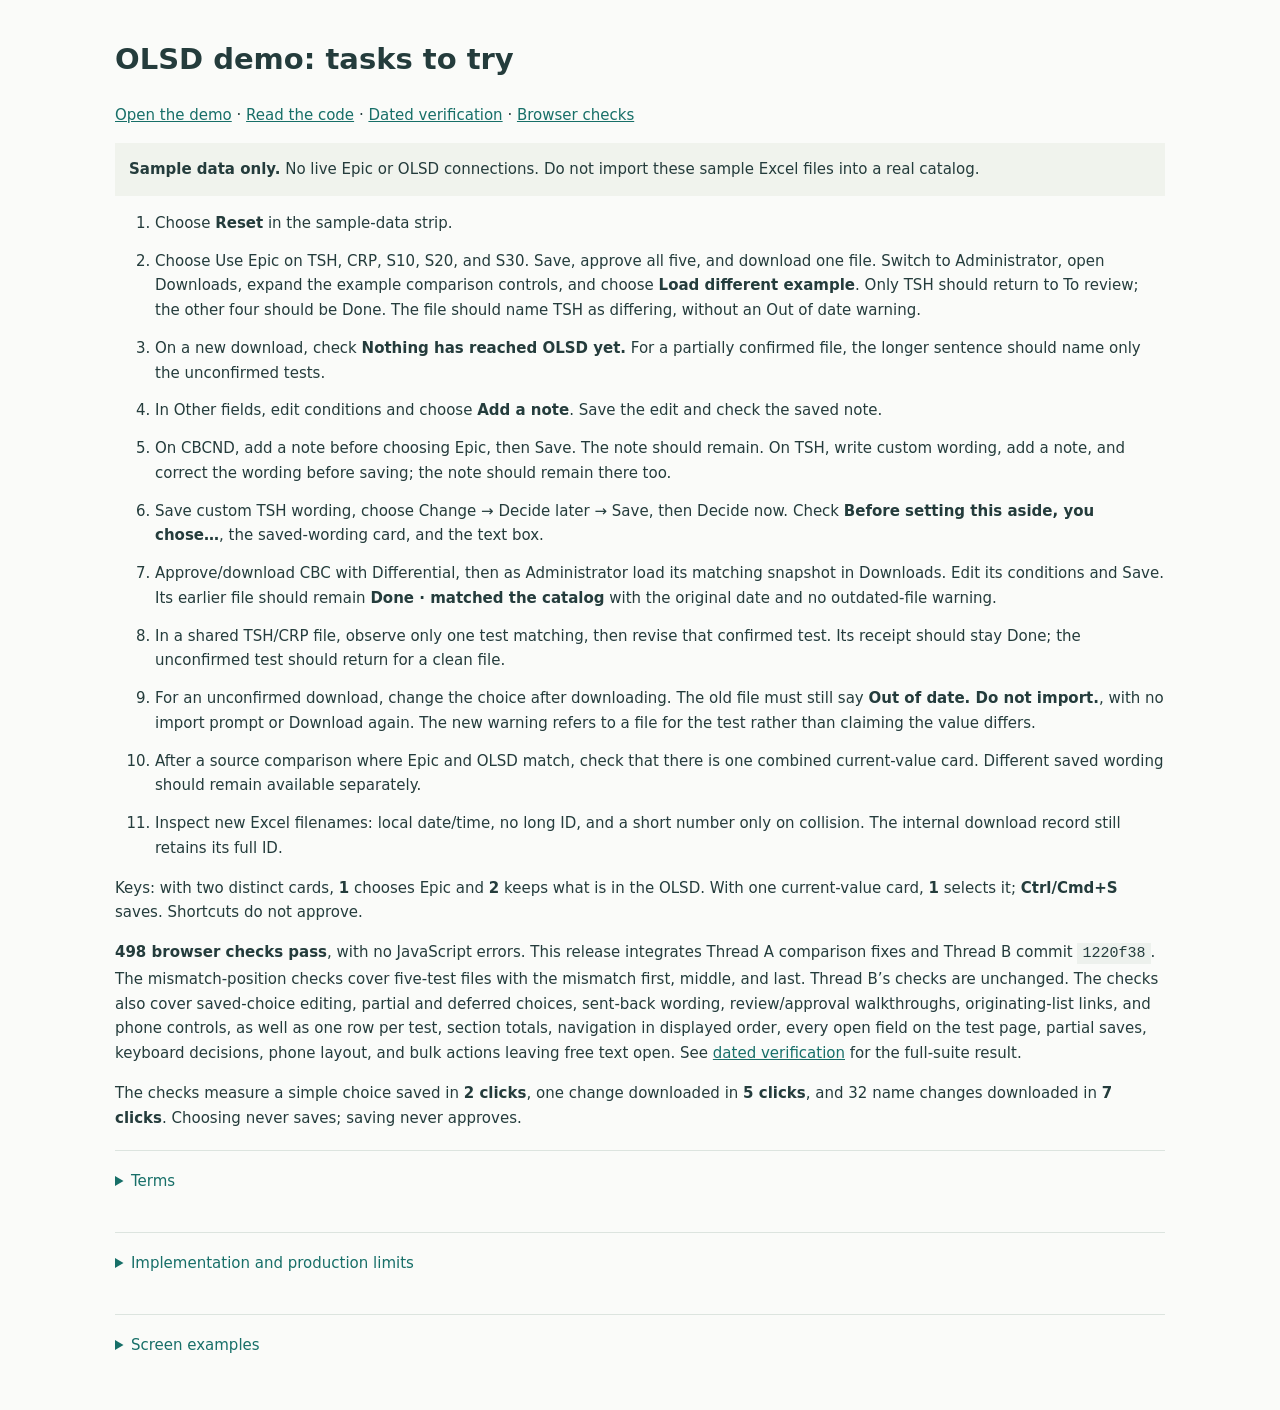
<file: review.html>
<!doctype html><html lang="en"><head><meta charset="utf-8"><meta name="viewport" content="width=device-width,initial-scale=1"><meta name="robots" content="noindex"><title>OLSD demo — tasks to try</title><style>body{max-width:1050px;margin:36px auto;padding:0 22px;color:#243c3c;background:#fafbf9;font:15px/1.65 system-ui,sans-serif}h1{font-size:29px}h2{font-size:21px;margin-top:30px}a{color:#176f68}li{margin-bottom:13px}small{font-size:13px;color:#586c6b}details{border-top:1px solid #dce4df;padding:18px 0;margin-top:20px}summary{cursor:pointer;color:#176f68}img{width:100%;height:auto;margin:16px 0;border:1px solid #dce4df;border-radius:6px}.sample{background:#f0f3ed;padding:14px}code{background:#edf1ed;padding:2px 5px}</style></head><body>
<h1>OLSD demo: tasks to try</h1>
<p><a href="index.html">Open the demo</a> · <a href="source.txt">Read the code</a> · <a href="verification.json">Dated verification</a> · <a href="check_workflows.py">Browser checks</a></p>
<p class="sample"><strong>Sample data only.</strong> No live Epic or OLSD connections. Do not import these sample Excel files into a real catalog.</p>
<ol>
<li>Choose <strong>Reset</strong> in the sample-data strip.</li>
<li>Choose Use Epic on TSH, CRP, S10, S20, and S30. Save, approve all five, and download one file. Switch to Administrator, open Downloads, expand the example comparison controls, and choose <strong>Load different example</strong>. Only TSH should return to To review; the other four should be Done. The file should name TSH as differing, without an Out of date warning.</li>
<li>On a new download, check <strong>Nothing has reached OLSD yet.</strong> For a partially confirmed file, the longer sentence should name only the unconfirmed tests.</li>
<li>In Other fields, edit conditions and choose <strong>Add a note</strong>. Save the edit and check the saved note.</li>
<li>On CBCND, add a note before choosing Epic, then Save. The note should remain. On TSH, write custom wording, add a note, and correct the wording before saving; the note should remain there too.</li>
<li>Save custom TSH wording, choose Change → Decide later → Save, then Decide now. Check <strong>Before setting this aside, you chose…</strong>, the saved-wording card, and the text box.</li>
<li>Approve/download CBC with Differential, then as Administrator load its matching snapshot in Downloads. Edit its conditions and Save. Its earlier file should remain <strong>Done · matched the catalog</strong> with the original date and no outdated-file warning.</li>
<li>In a shared TSH/CRP file, observe only one test matching, then revise that confirmed test. Its receipt should stay Done; the unconfirmed test should return for a clean file.</li>
<li>For an unconfirmed download, change the choice after downloading. The old file must still say <strong>Out of date. Do not import.</strong>, with no import prompt or Download again. The new warning refers to a file for the test rather than claiming the value differs.</li>
<li>After a source comparison where Epic and OLSD match, check that there is one combined current-value card. Different saved wording should remain available separately.</li>
<li>Inspect new Excel filenames: local date/time, no long ID, and a short number only on collision. The internal download record still retains its full ID.</li>
</ol>
<p>Keys: with two distinct cards, <strong>1</strong> chooses Epic and <strong>2</strong> keeps what is in the OLSD. With one current-value card, <strong>1</strong> selects it; <strong>Ctrl/Cmd+S</strong> saves. Shortcuts do not approve.</p>
<p><strong>498 browser checks pass</strong>, with no JavaScript errors. This release integrates Thread A comparison fixes and Thread B commit <code>1220f38</code>. The mismatch-position checks cover five-test files with the mismatch first, middle, and last. Thread B’s checks are unchanged. The checks also cover saved-choice editing, partial and deferred choices, sent-back wording, review/approval walkthroughs, originating-list links, and phone controls, as well as one row per test, section totals, navigation in displayed order, every open field on the test page, partial saves, keyboard decisions, phone layout, and bulk actions leaving free text open. See <a href="verification.json">dated verification</a> for the full-suite result.</p>
<p>The checks measure a simple choice saved in <strong>2 clicks</strong>, one change downloaded in <strong>5 clicks</strong>, and 32 name changes downloaded in <strong>7 clicks</strong>. Choosing never saves; saving never approves.</p>
<details><summary>Terms</summary><p><strong>OLSD</strong> is the online laboratory test directory maintained in this project. A <strong>catalog steward</strong> is a person who maintains its content; the demo calls this role Editor. <strong>Posit Connect</strong> is the institution’s planned R/Shiny hosting platform. <strong>Helix</strong> is the project’s existing Epic-derived reporting service. A <strong>pin</strong> is a versioned stored dataset managed with the R pins package; this demo uses browser storage instead.</p></details>
<details><summary>Implementation and production limits</summary><p>This is a static, sample-data design prototype with 308 tests. Roles are simulated, not authentication. The browser keeps saved choices; Reset restores the sample catalog. The storage key remains <code>olsd-workflow-prototype-v7-test-by-test-20261103</code>; this update preserves previously saved work.</p><p>The underlying safeguards still retain explicit choices, exact approval values and source dates, approver/time, source-change invalidation, and per-file download history. Downloads record browser download initiation; the app cannot prove that a person saved or imported a file. A matching later catalog does not prove real-time publication. An upload cannot remove an existing category; an administrator must arrange that separately.</p><p>Production still needs authenticated server authorization, institutional connections, scheduled checks, real catalog upload, identity validation, safe shared writes, backups and migration, clinical review, and vendor acceptance. The importer’s treatment of Test Managed By, Use ARUP Test Name, and ARUP Test Number—including blanks—must be confirmed. Real control values must come from the uploaded catalog.</p><p>Only sample UI code, screenshots, and checks are published here. No uploaded handoffs, SQL, private workbooks, archived pins, credentials, or browser-local reviewer changes are included.</p></details>
<details><summary>Screen examples</summary><h2>Independent results from one file</h2><img src="review-assets/independent-comparison.png" alt="Five-test file with four Done confirmations and only Thyroid Stimulating Hormone returned to review, without an out-of-date warning"><h2>Changes in the worklist</h2><img src="review-assets/v7-worklist.png" alt="One row per test, with multi-change tests first and both fields shown in each row"><h2>One saved comparison</h2><img src="review-assets/once-saved-comparison.png" alt="CBCND with one saved lab comparison, approval below, and Other fields omitting labs"><h2>Retired download</h2><img src="review-assets/retired-download.png" alt="An out-of-date Excel file with its affected test named and no Download again action"><h2>Draft note retained while wording changes</h2><img src="review-assets/draft-note-retained.png" alt="Corrected custom wording with its unsaved note still in the note box"><h2>Earlier note</h2><img src="review-assets/earlier-note.png" alt="A changed lab choice with an empty note box and Earlier note available for deliberate reuse"><h2>Confirmed history after a newer edit</h2><img src="review-assets/confirmed-history.png" alt="The earlier file remains Done with its confirmation date after a later draft is saved"><h2>Confirmed in OLSD</h2><img src="review-assets/once-confirmed.png" alt="Confirmed imported conditions with snapshot date and Edit to begin a new change"><h2>All changes for one test</h2><img src="review-assets/v7-test.png" alt="Vitamin D test showing name and laboratory questions together"><h2>Saved changes awaiting approval</h2><img src="review-assets/v6-approve.png" alt="Approval list with old and new values, checkboxes, Select all, and approval or send-back actions"><h2>Select downloads or withdraw approvals</h2><img src="review-assets/v6-download-selection.png" alt="Download list with checkboxes, Select all, and selected download or withdrawal actions"><h2>The next step after download</h2><img src="review-assets/v6-download-next.png" alt="Post-download message directing the user to import the file into OLSD"><h2>Compact phone save controls</h2><img src="review-assets/next-mobile-compact.png" alt="Phone save bar with the main Save button visible and secondary controls behind More"><h2>Phone layout</h2><img src="review-assets/v7-multi-mobile.png" alt="Both fields on a multi-change test with the same save and role controls on a phone"></details>
</body></html>
</file>
